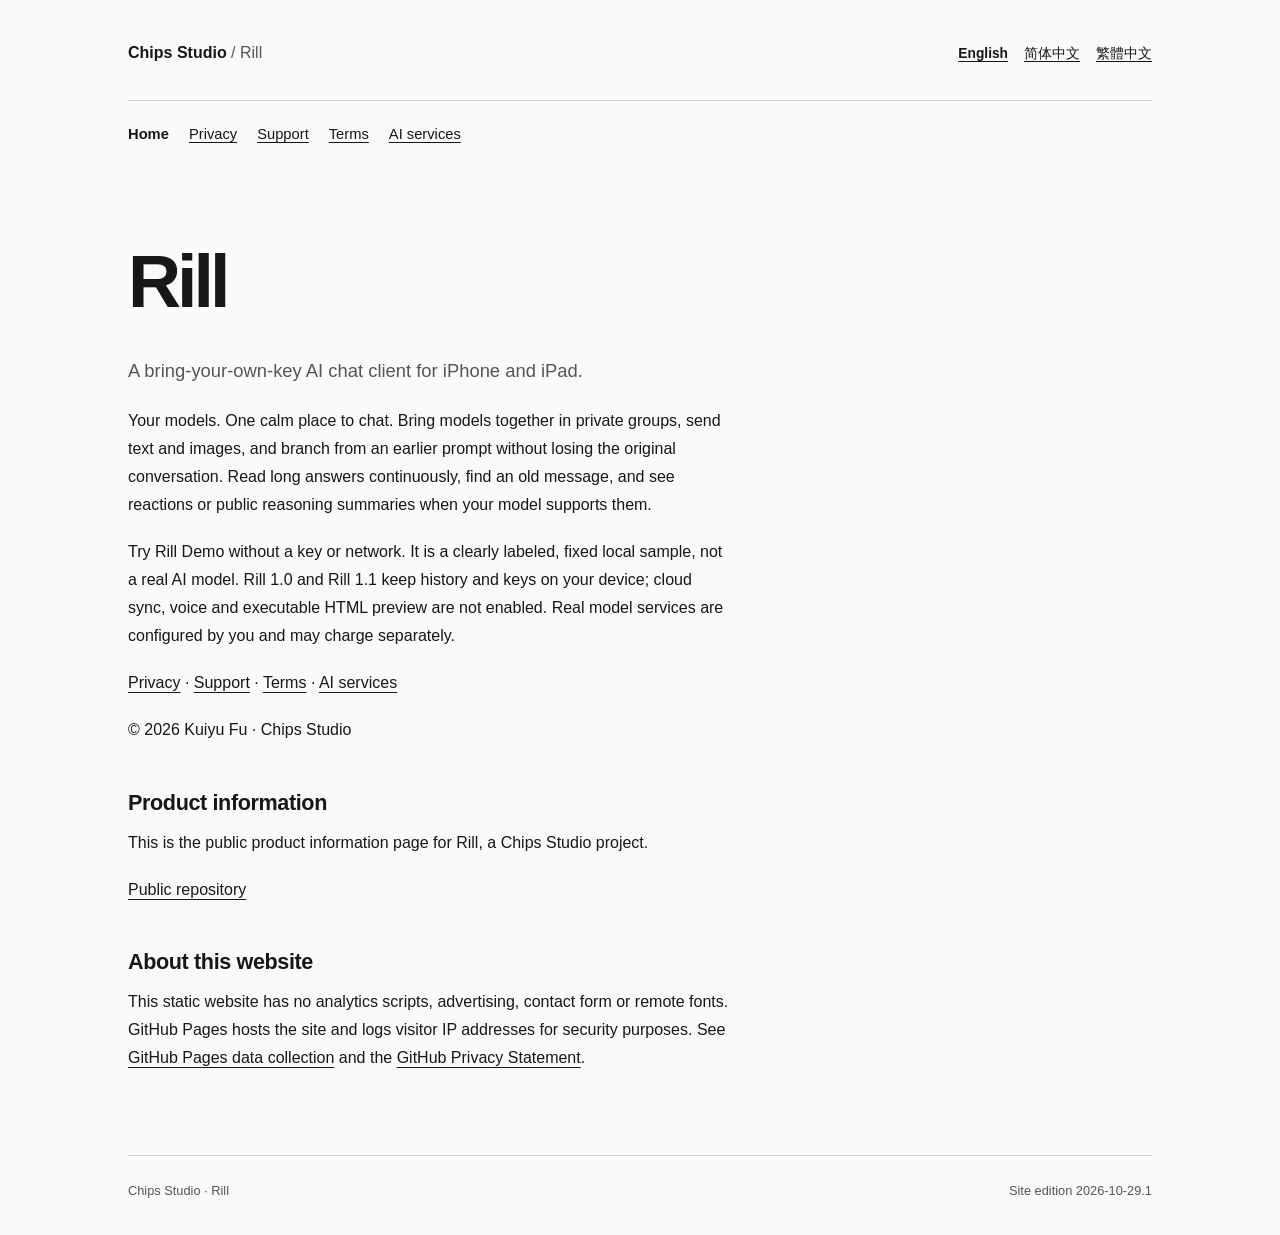
<file: docs/index.html>
<!doctype html>
<html lang="en">
<head>
<meta charset="utf-8">
<meta name="viewport" content="width=device-width, initial-scale=1">
<meta name="color-scheme" content="light dark">
<meta name="referrer" content="no-referrer">
<meta name="site-edition" content="2026-10-29.1">
<title>Rill · Chips Studio</title>
<link rel="canonical" href="https://ka1y0.github.io/Project_Rill/index.html">
<link rel="stylesheet" href="assets/site.css">
</head>
<body>
<a class="skip" href="#content">Skip to content</a>
<div class="shell">
<header><a class="brand" href="index.html">Chips Studio <span>/ Rill</span></a>
<nav class="languages" aria-label="Languages"><a lang="en" hreflang="en" href="index.html" aria-current="page">English</a><a lang="zh-Hans" hreflang="zh-Hans" href="zh-Hans/index.html">简体中文</a><a lang="zh-Hant" hreflang="zh-Hant" href="zh-Hant/index.html">繁體中文</a></nav></header>
<nav class="pages" aria-label="Rill"><a href="index.html" aria-current="page">Home</a><a href="privacy.html">Privacy</a><a href="support.html">Support</a><a href="terms.html">Terms</a><a href="ai-services.html">AI services</a></nav>
<main id="content" tabindex="-1"><article><h1>Rill</h1>
<p>A bring-your-own-key AI chat client for iPhone and iPad.</p>
<p>Your models. One calm place to chat. Bring models together in private groups, send text and images, and branch from an earlier prompt without losing the original conversation. Read long answers continuously, find an old message, and see reactions or public reasoning summaries when your model supports them.</p>
<p>Try Rill Demo without a key or network. It is a clearly labeled, fixed local sample, not a real AI model. Rill 1.0 and Rill 1.1 keep history and keys on your device; cloud sync, voice and executable HTML preview are not enabled. Real model services are configured by you and may charge separately.</p>
<p><a href="privacy.html">Privacy</a> · <a href="support.html">Support</a> · <a href="terms.html">Terms</a> · <a href="ai-services.html">AI services</a></p>
<p>© 2026 Kuiyu Fu · Chips Studio</p>
<h2>Product information</h2>
<p>This is the public product information page for Rill, a Chips Studio project.</p>
<p><a href="https://github.com/Ka1y0/Project_Rill">Public repository</a></p>
<h2>About this website</h2>
<p>This static website has no analytics scripts, advertising, contact form or remote fonts. GitHub Pages hosts the site and logs visitor IP addresses for security purposes. See <a href="https://docs.github.com/en/pages/getting-started-with-github-pages/what-is-github-pages#data-collection">GitHub Pages data collection</a> and the <a href="https://docs.github.com/en/site-policy/privacy-policies/github-general-privacy-statement">GitHub Privacy Statement</a>.</p></article></main>
<footer><span>Chips Studio · Rill</span><span>Site edition 2026-10-29.1</span></footer>
</div>
</body>
</html>
</file>
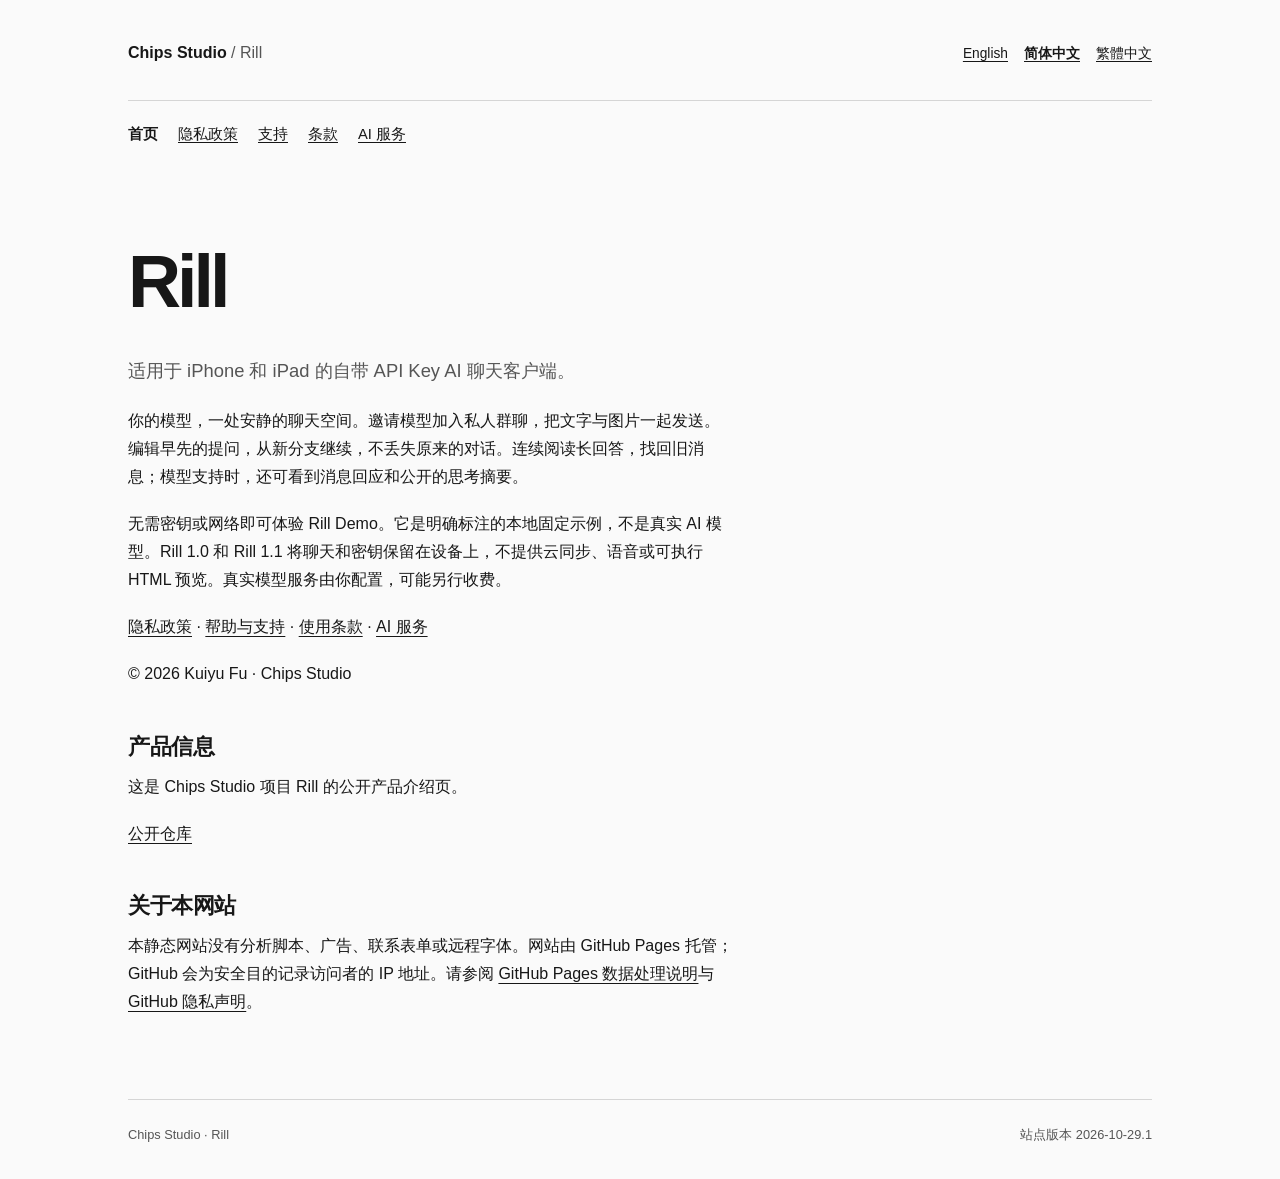
<file: docs/zh-Hans/index.html>
<!doctype html>
<html lang="zh-Hans">
<head>
<meta charset="utf-8">
<meta name="viewport" content="width=device-width, initial-scale=1">
<meta name="color-scheme" content="light dark">
<meta name="referrer" content="no-referrer">
<meta name="site-edition" content="2026-10-29.1">
<title>Rill · Chips Studio</title>
<link rel="canonical" href="https://ka1y0.github.io/Project_Rill/zh-Hans/index.html">
<link rel="stylesheet" href="../assets/site.css">
</head>
<body>
<a class="skip" href="#content">跳转至正文</a>
<div class="shell">
<header><a class="brand" href="index.html">Chips Studio <span>/ Rill</span></a>
<nav class="languages" aria-label="语言"><a lang="en" hreflang="en" href="../index.html">English</a><a lang="zh-Hans" hreflang="zh-Hans" href="../zh-Hans/index.html" aria-current="page">简体中文</a><a lang="zh-Hant" hreflang="zh-Hant" href="../zh-Hant/index.html">繁體中文</a></nav></header>
<nav class="pages" aria-label="Rill"><a href="index.html" aria-current="page">首页</a><a href="privacy.html">隐私政策</a><a href="support.html">支持</a><a href="terms.html">条款</a><a href="ai-services.html">AI 服务</a></nav>
<main id="content" tabindex="-1"><article><h1>Rill</h1>
<p>适用于 iPhone 和 iPad 的自带 API Key AI 聊天客户端。</p>
<p>你的模型，一处安静的聊天空间。邀请模型加入私人群聊，把文字与图片一起发送。编辑早先的提问，从新分支继续，不丢失原来的对话。连续阅读长回答，找回旧消息；模型支持时，还可看到消息回应和公开的思考摘要。</p>
<p>无需密钥或网络即可体验 Rill Demo。它是明确标注的本地固定示例，不是真实 AI 模型。Rill 1.0 和 Rill 1.1 将聊天和密钥保留在设备上，不提供云同步、语音或可执行 HTML 预览。真实模型服务由你配置，可能另行收费。</p>
<p><a href="privacy.html">隐私政策</a> · <a href="support.html">帮助与支持</a> · <a href="terms.html">使用条款</a> · <a href="ai-services.html">AI 服务</a></p>
<p>© 2026 Kuiyu Fu · Chips Studio</p>
<h2>产品信息</h2>
<p>这是 Chips Studio 项目 Rill 的公开产品介绍页。</p>
<p><a href="https://github.com/Ka1y0/Project_Rill">公开仓库</a></p>
<h2>关于本网站</h2>
<p>本静态网站没有分析脚本、广告、联系表单或远程字体。网站由 GitHub Pages 托管；GitHub 会为安全目的记录访问者的 IP 地址。请参阅 <a href="https://docs.github.com/en/pages/getting-started-with-github-pages/what-is-github-pages#data-collection">GitHub Pages 数据处理说明</a>与 <a href="https://docs.github.com/en/site-policy/privacy-policies/github-general-privacy-statement">GitHub 隐私声明</a>。</p></article></main>
<footer><span>Chips Studio · Rill</span><span>站点版本 2026-10-29.1</span></footer>
</div>
</body>
</html>
</file>
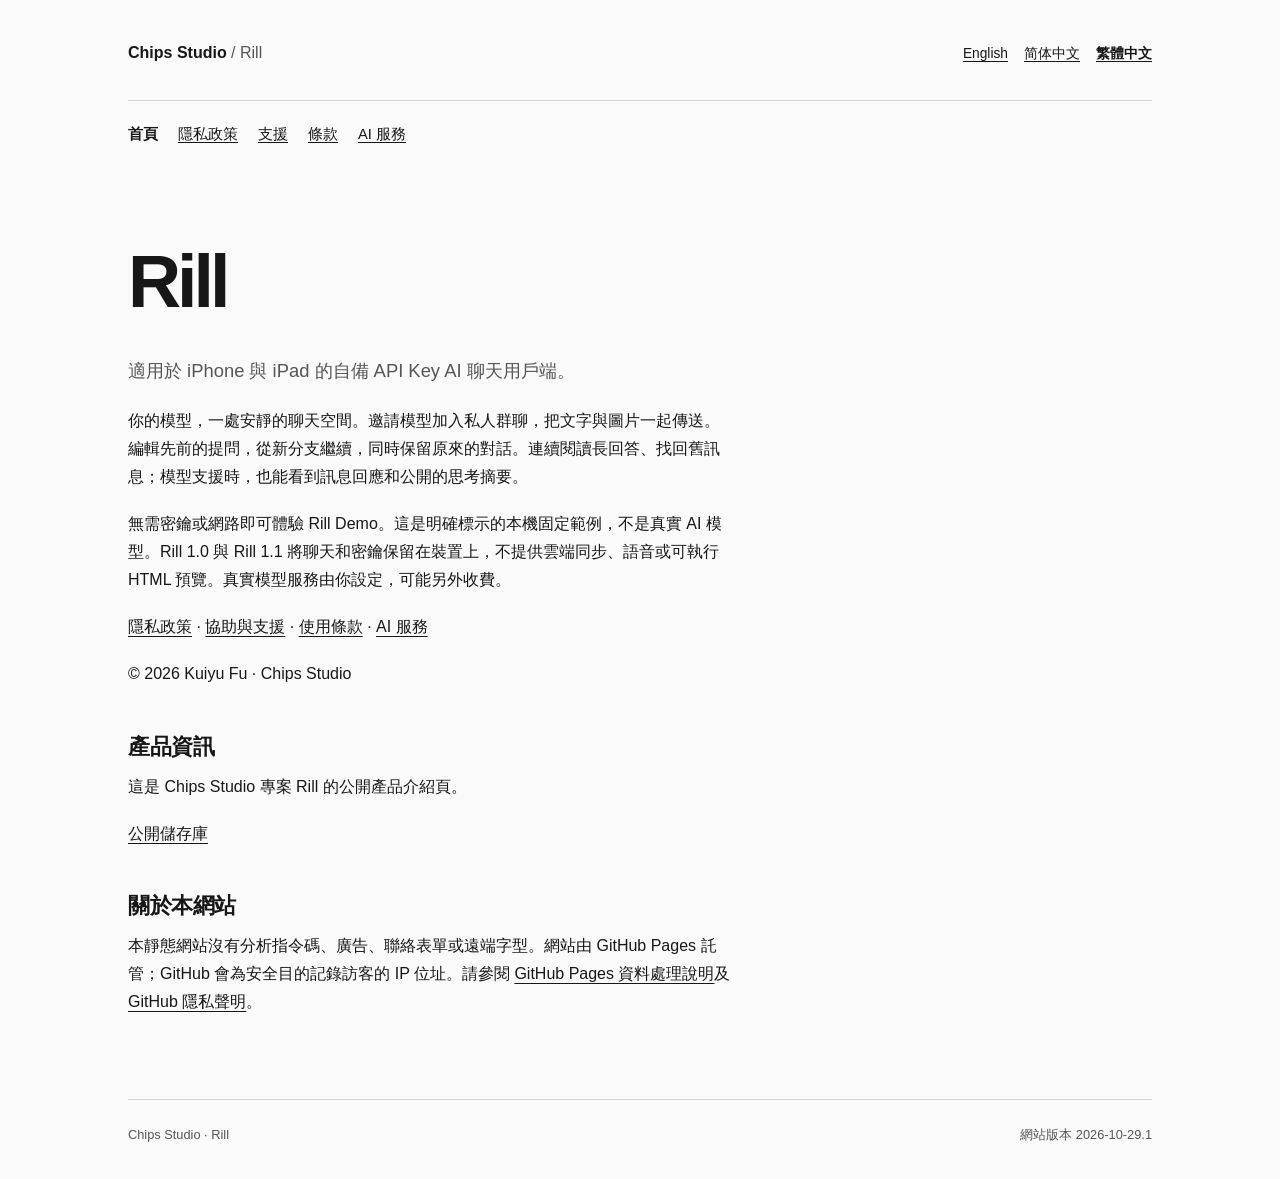
<file: docs/zh-Hant/index.html>
<!doctype html>
<html lang="zh-Hant">
<head>
<meta charset="utf-8">
<meta name="viewport" content="width=device-width, initial-scale=1">
<meta name="color-scheme" content="light dark">
<meta name="referrer" content="no-referrer">
<meta name="site-edition" content="2026-10-29.1">
<title>Rill · Chips Studio</title>
<link rel="canonical" href="https://ka1y0.github.io/Project_Rill/zh-Hant/index.html">
<link rel="stylesheet" href="../assets/site.css">
</head>
<body>
<a class="skip" href="#content">跳至正文</a>
<div class="shell">
<header><a class="brand" href="index.html">Chips Studio <span>/ Rill</span></a>
<nav class="languages" aria-label="語言"><a lang="en" hreflang="en" href="../index.html">English</a><a lang="zh-Hans" hreflang="zh-Hans" href="../zh-Hans/index.html">简体中文</a><a lang="zh-Hant" hreflang="zh-Hant" href="../zh-Hant/index.html" aria-current="page">繁體中文</a></nav></header>
<nav class="pages" aria-label="Rill"><a href="index.html" aria-current="page">首頁</a><a href="privacy.html">隱私政策</a><a href="support.html">支援</a><a href="terms.html">條款</a><a href="ai-services.html">AI 服務</a></nav>
<main id="content" tabindex="-1"><article><h1>Rill</h1>
<p>適用於 iPhone 與 iPad 的自備 API Key AI 聊天用戶端。</p>
<p>你的模型，一處安靜的聊天空間。邀請模型加入私人群聊，把文字與圖片一起傳送。編輯先前的提問，從新分支繼續，同時保留原來的對話。連續閱讀長回答、找回舊訊息；模型支援時，也能看到訊息回應和公開的思考摘要。</p>
<p>無需密鑰或網路即可體驗 Rill Demo。這是明確標示的本機固定範例，不是真實 AI 模型。Rill 1.0 與 Rill 1.1 將聊天和密鑰保留在裝置上，不提供雲端同步、語音或可執行 HTML 預覽。真實模型服務由你設定，可能另外收費。</p>
<p><a href="privacy.html">隱私政策</a> · <a href="support.html">協助與支援</a> · <a href="terms.html">使用條款</a> · <a href="ai-services.html">AI 服務</a></p>
<p>© 2026 Kuiyu Fu · Chips Studio</p>
<h2>產品資訊</h2>
<p>這是 Chips Studio 專案 Rill 的公開產品介紹頁。</p>
<p><a href="https://github.com/Ka1y0/Project_Rill">公開儲存庫</a></p>
<h2>關於本網站</h2>
<p>本靜態網站沒有分析指令碼、廣告、聯絡表單或遠端字型。網站由 GitHub Pages 託管；GitHub 會為安全目的記錄訪客的 IP 位址。請參閱 <a href="https://docs.github.com/en/pages/getting-started-with-github-pages/what-is-github-pages#data-collection">GitHub Pages 資料處理說明</a>及 <a href="https://docs.github.com/en/site-policy/privacy-policies/github-general-privacy-statement">GitHub 隱私聲明</a>。</p></article></main>
<footer><span>Chips Studio · Rill</span><span>網站版本 2026-10-29.1</span></footer>
</div>
</body>
</html>
</file>
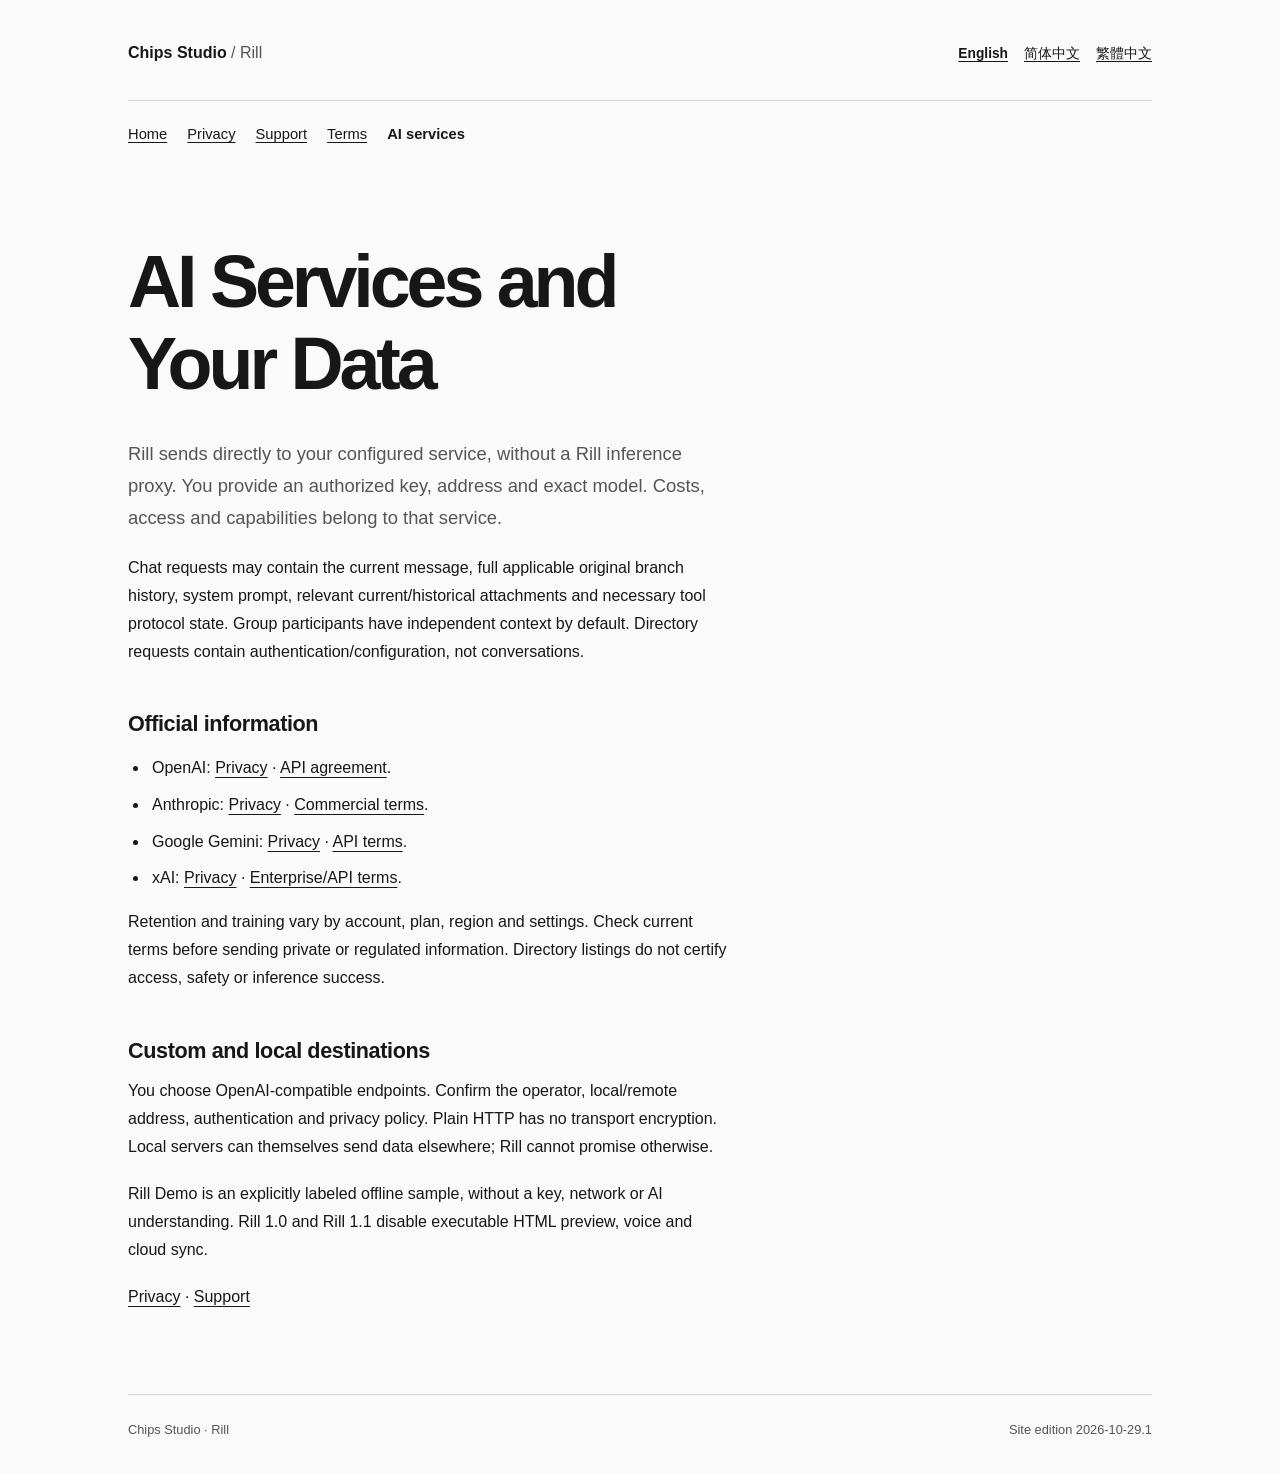
<file: docs/ai-services.html>
<!doctype html>
<html lang="en">
<head>
<meta charset="utf-8">
<meta name="viewport" content="width=device-width, initial-scale=1">
<meta name="color-scheme" content="light dark">
<meta name="referrer" content="no-referrer">
<meta name="site-edition" content="2026-10-29.1">
<title>AI services · Rill · Chips Studio</title>
<link rel="canonical" href="https://ka1y0.github.io/Project_Rill/ai-services.html">
<link rel="stylesheet" href="assets/site.css">
</head>
<body>
<a class="skip" href="#content">Skip to content</a>
<div class="shell">
<header><a class="brand" href="index.html">Chips Studio <span>/ Rill</span></a>
<nav class="languages" aria-label="Languages"><a lang="en" hreflang="en" href="ai-services.html" aria-current="page">English</a><a lang="zh-Hans" hreflang="zh-Hans" href="zh-Hans/ai-services.html">简体中文</a><a lang="zh-Hant" hreflang="zh-Hant" href="zh-Hant/ai-services.html">繁體中文</a></nav></header>
<nav class="pages" aria-label="Rill"><a href="index.html">Home</a><a href="privacy.html">Privacy</a><a href="support.html">Support</a><a href="terms.html">Terms</a><a href="ai-services.html" aria-current="page">AI services</a></nav>
<main id="content" tabindex="-1"><article><h1>AI Services and Your Data</h1>
<p>Rill sends directly to your configured service, without a Rill inference proxy. You provide an authorized key, address and exact model. Costs, access and capabilities belong to that service.</p>
<p>Chat requests may contain the current message, full applicable original branch history, system prompt, relevant current/historical attachments and necessary tool protocol state. Group participants have independent context by default. Directory requests contain authentication/configuration, not conversations.</p>
<h2>Official information</h2>
<ul><li>OpenAI: <a href="https://openai.com/policies/privacy-policy/">Privacy</a> · <a href="https://openai.com/policies/services-agreement/">API agreement</a>.</li><li>Anthropic: <a href="https://www.anthropic.com/legal/privacy">Privacy</a> · <a href="https://www.anthropic.com/legal/commercial-terms">Commercial terms</a>.</li><li>Google Gemini: <a href="https://policies.google.com/privacy">Privacy</a> · <a href="https://ai.google.dev/gemini-api/terms">API terms</a>.</li><li>xAI: <a href="https://x.ai/legal/privacy-policy">Privacy</a> · <a href="https://x.ai/legal/terms-of-service-enterprise">Enterprise/API terms</a>.</li></ul>
<p>Retention and training vary by account, plan, region and settings. Check current terms before sending private or regulated information. Directory listings do not certify access, safety or inference success.</p>
<h2>Custom and local destinations</h2>
<p>You choose OpenAI-compatible endpoints. Confirm the operator, local/remote address, authentication and privacy policy. Plain HTTP has no transport encryption. Local servers can themselves send data elsewhere; Rill cannot promise otherwise.</p>
<p>Rill Demo is an explicitly labeled offline sample, without a key, network or AI understanding. Rill 1.0 and Rill 1.1 disable executable HTML preview, voice and cloud sync.</p>
<p><a href="privacy.html">Privacy</a> · <a href="support.html">Support</a></p></article></main>
<footer><span>Chips Studio · Rill</span><span>Site edition 2026-10-29.1</span></footer>
</div>
</body>
</html>
</file>
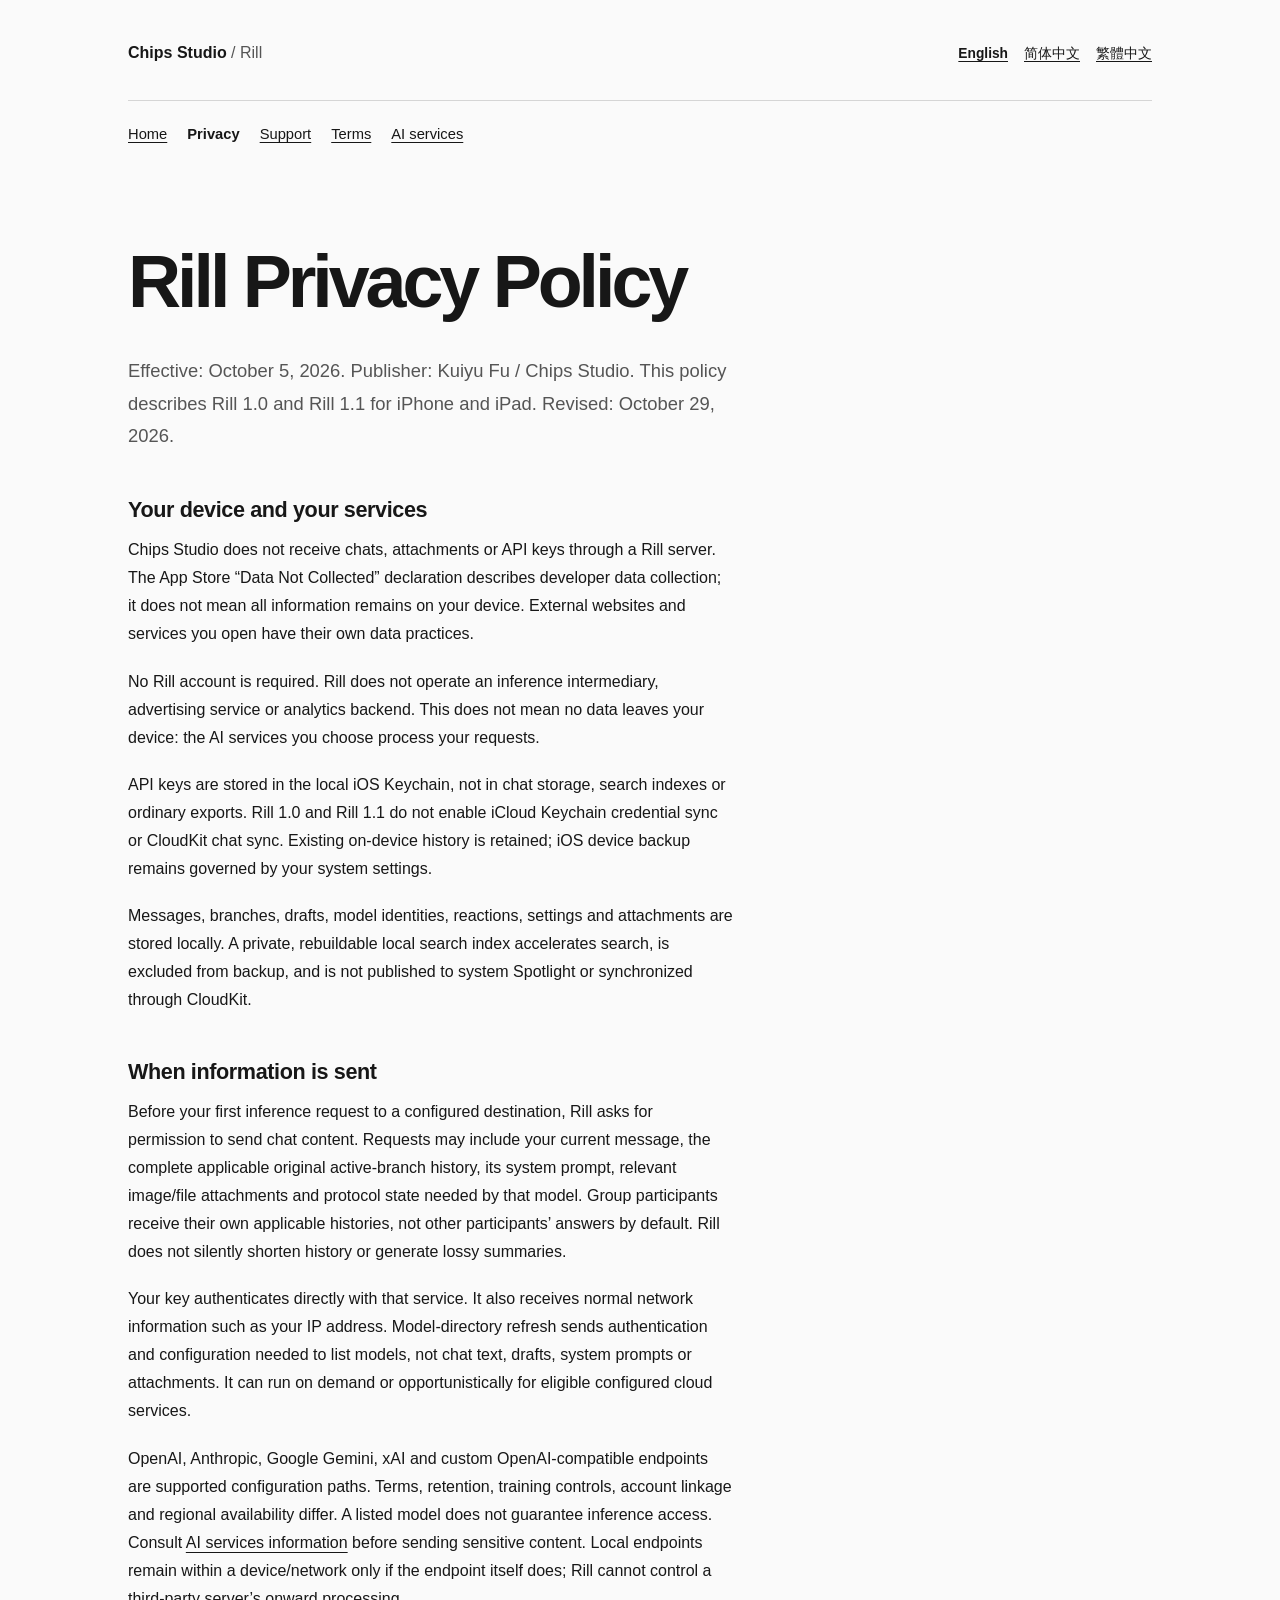
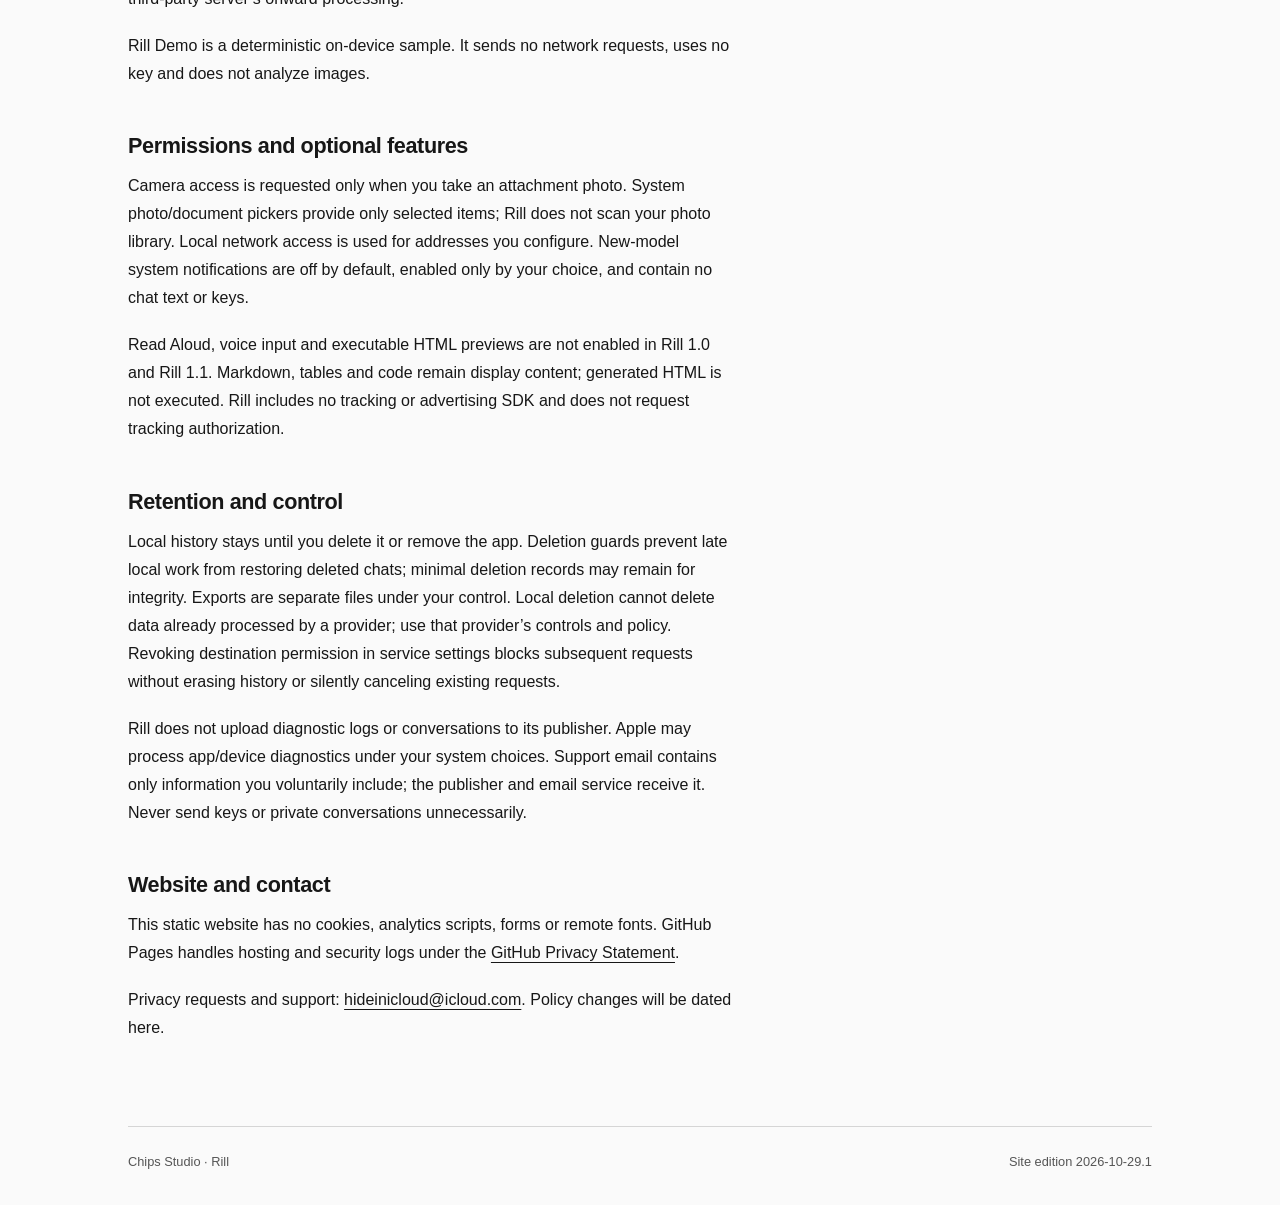
<file: docs/privacy.html>
<!doctype html>
<html lang="en">
<head>
<meta charset="utf-8">
<meta name="viewport" content="width=device-width, initial-scale=1">
<meta name="color-scheme" content="light dark">
<meta name="referrer" content="no-referrer">
<meta name="site-edition" content="2026-10-29.1">
<title>Privacy · Rill · Chips Studio</title>
<link rel="canonical" href="https://ka1y0.github.io/Project_Rill/privacy.html">
<link rel="stylesheet" href="assets/site.css">
</head>
<body>
<a class="skip" href="#content">Skip to content</a>
<div class="shell">
<header><a class="brand" href="index.html">Chips Studio <span>/ Rill</span></a>
<nav class="languages" aria-label="Languages"><a lang="en" hreflang="en" href="privacy.html" aria-current="page">English</a><a lang="zh-Hans" hreflang="zh-Hans" href="zh-Hans/privacy.html">简体中文</a><a lang="zh-Hant" hreflang="zh-Hant" href="zh-Hant/privacy.html">繁體中文</a></nav></header>
<nav class="pages" aria-label="Rill"><a href="index.html">Home</a><a href="privacy.html" aria-current="page">Privacy</a><a href="support.html">Support</a><a href="terms.html">Terms</a><a href="ai-services.html">AI services</a></nav>
<main id="content" tabindex="-1"><article><h1>Rill Privacy Policy</h1>
<p>Effective: October 5, 2026. Publisher: Kuiyu Fu / Chips Studio. This policy describes Rill 1.0 and Rill 1.1 for iPhone and iPad. Revised: October 29, 2026.</p>
<h2>Your device and your services</h2>
<p>Chips Studio does not receive chats, attachments or API keys through a Rill server. The App Store “Data Not Collected” declaration describes developer data collection; it does not mean all information remains on your device. External websites and services you open have their own data practices.</p>
<p>No Rill account is required. Rill does not operate an inference intermediary, advertising service or analytics backend. This does not mean no data leaves your device: the AI services you choose process your requests.</p>
<p>API keys are stored in the local iOS Keychain, not in chat storage, search indexes or ordinary exports. Rill 1.0 and Rill 1.1 do not enable iCloud Keychain credential sync or CloudKit chat sync. Existing on-device history is retained; iOS device backup remains governed by your system settings.</p>
<p>Messages, branches, drafts, model identities, reactions, settings and attachments are stored locally. A private, rebuildable local search index accelerates search, is excluded from backup, and is not published to system Spotlight or synchronized through CloudKit.</p>
<h2>When information is sent</h2>
<p>Before your first inference request to a configured destination, Rill asks for permission to send chat content. Requests may include your current message, the complete applicable original active-branch history, its system prompt, relevant image/file attachments and protocol state needed by that model. Group participants receive their own applicable histories, not other participants’ answers by default. Rill does not silently shorten history or generate lossy summaries.</p>
<p>Your key authenticates directly with that service. It also receives normal network information such as your IP address. Model-directory refresh sends authentication and configuration needed to list models, not chat text, drafts, system prompts or attachments. It can run on demand or opportunistically for eligible configured cloud services.</p>
<p>OpenAI, Anthropic, Google Gemini, xAI and custom OpenAI-compatible endpoints are supported configuration paths. Terms, retention, training controls, account linkage and regional availability differ. A listed model does not guarantee inference access. Consult <a href="ai-services.html">AI services information</a> before sending sensitive content. Local endpoints remain within a device/network only if the endpoint itself does; Rill cannot control a third-party server’s onward processing.</p>
<p>Rill Demo is a deterministic on-device sample. It sends no network requests, uses no key and does not analyze images.</p>
<h2>Permissions and optional features</h2>
<p>Camera access is requested only when you take an attachment photo. System photo/document pickers provide only selected items; Rill does not scan your photo library. Local network access is used for addresses you configure. New-model system notifications are off by default, enabled only by your choice, and contain no chat text or keys.</p>
<p>Read Aloud, voice input and executable HTML previews are not enabled in Rill 1.0 and Rill 1.1. Markdown, tables and code remain display content; generated HTML is not executed. Rill includes no tracking or advertising SDK and does not request tracking authorization.</p>
<h2>Retention and control</h2>
<p>Local history stays until you delete it or remove the app. Deletion guards prevent late local work from restoring deleted chats; minimal deletion records may remain for integrity. Exports are separate files under your control. Local deletion cannot delete data already processed by a provider; use that provider’s controls and policy. Revoking destination permission in service settings blocks subsequent requests without erasing history or silently canceling existing requests.</p>
<p>Rill does not upload diagnostic logs or conversations to its publisher. Apple may process app/device diagnostics under your system choices. Support email contains only information you voluntarily include; the publisher and email service receive it. Never send keys or private conversations unnecessarily.</p>
<h2>Website and contact</h2>
<p>This static website has no cookies, analytics scripts, forms or remote fonts. GitHub Pages handles hosting and security logs under the <a href="https://docs.github.com/en/site-policy/privacy-policies/github-general-privacy-statement">GitHub Privacy Statement</a>.</p>
<p>Privacy requests and support: <a href="mailto:hideinicloud@icloud.com">hideinicloud@icloud.com</a>. Policy changes will be dated here.</p></article></main>
<footer><span>Chips Studio · Rill</span><span>Site edition 2026-10-29.1</span></footer>
</div>
</body>
</html>
</file>
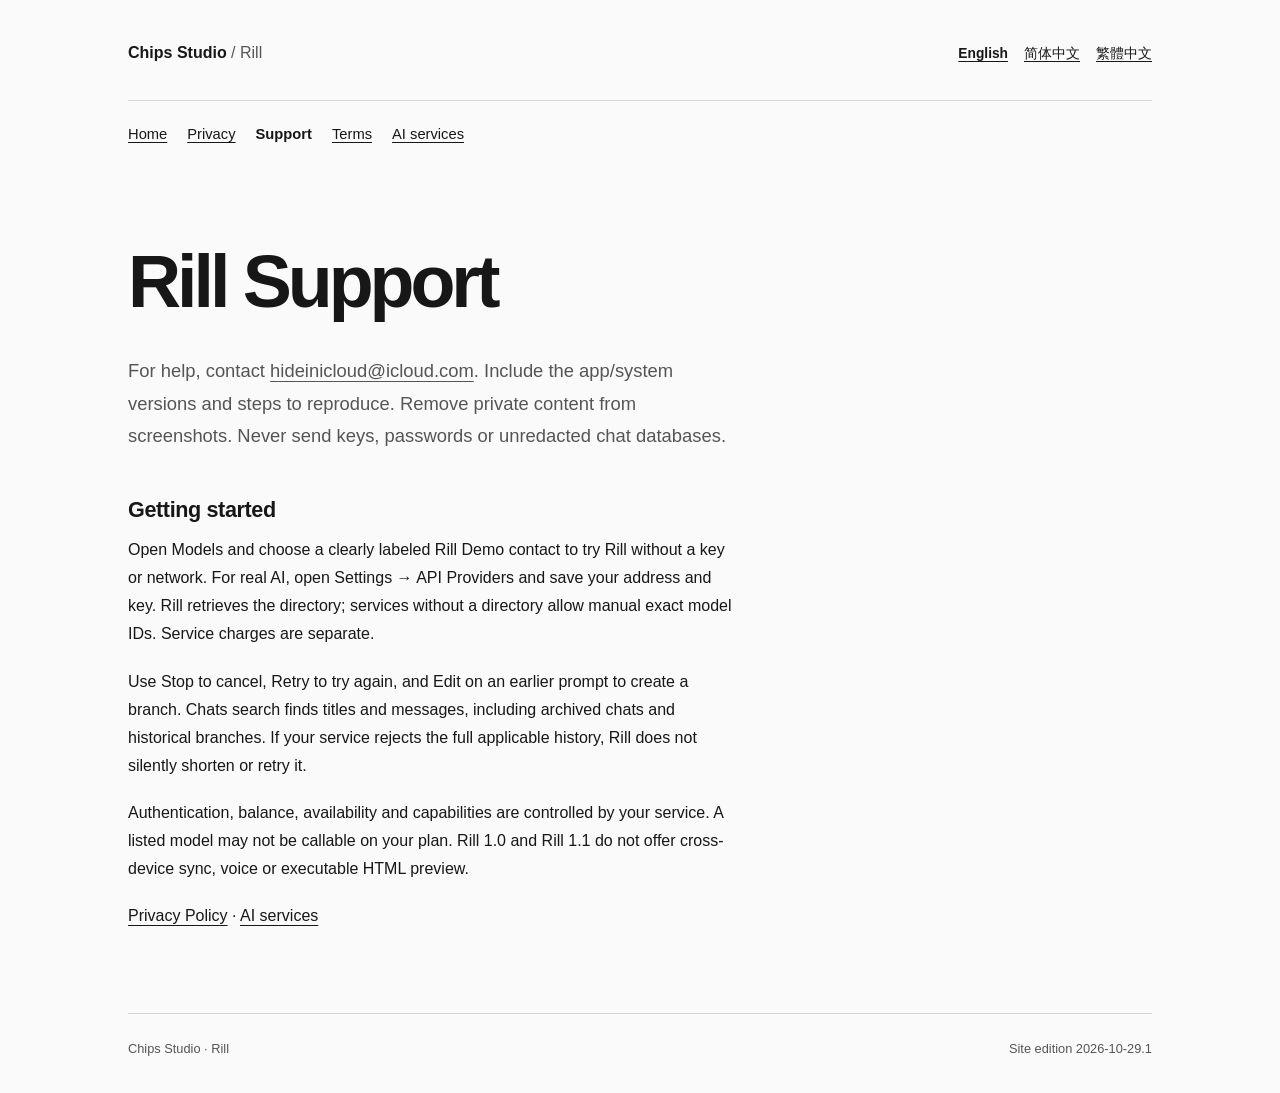
<file: docs/support.html>
<!doctype html>
<html lang="en">
<head>
<meta charset="utf-8">
<meta name="viewport" content="width=device-width, initial-scale=1">
<meta name="color-scheme" content="light dark">
<meta name="referrer" content="no-referrer">
<meta name="site-edition" content="2026-10-29.1">
<title>Support · Rill · Chips Studio</title>
<link rel="canonical" href="https://ka1y0.github.io/Project_Rill/support.html">
<link rel="stylesheet" href="assets/site.css">
</head>
<body>
<a class="skip" href="#content">Skip to content</a>
<div class="shell">
<header><a class="brand" href="index.html">Chips Studio <span>/ Rill</span></a>
<nav class="languages" aria-label="Languages"><a lang="en" hreflang="en" href="support.html" aria-current="page">English</a><a lang="zh-Hans" hreflang="zh-Hans" href="zh-Hans/support.html">简体中文</a><a lang="zh-Hant" hreflang="zh-Hant" href="zh-Hant/support.html">繁體中文</a></nav></header>
<nav class="pages" aria-label="Rill"><a href="index.html">Home</a><a href="privacy.html">Privacy</a><a href="support.html" aria-current="page">Support</a><a href="terms.html">Terms</a><a href="ai-services.html">AI services</a></nav>
<main id="content" tabindex="-1"><article><h1>Rill Support</h1>
<p>For help, contact <a href="mailto:hideinicloud@icloud.com">hideinicloud@icloud.com</a>. Include the app/system versions and steps to reproduce. Remove private content from screenshots. Never send keys, passwords or unredacted chat databases.</p>
<h2>Getting started</h2>
<p>Open Models and choose a clearly labeled Rill Demo contact to try Rill without a key or network. For real AI, open Settings → API Providers and save your address and key. Rill retrieves the directory; services without a directory allow manual exact model IDs. Service charges are separate.</p>
<p>Use Stop to cancel, Retry to try again, and Edit on an earlier prompt to create a branch. Chats search finds titles and messages, including archived chats and historical branches. If your service rejects the full applicable history, Rill does not silently shorten or retry it.</p>
<p>Authentication, balance, availability and capabilities are controlled by your service. A listed model may not be callable on your plan. Rill 1.0 and Rill 1.1 do not offer cross-device sync, voice or executable HTML preview.</p>
<p><a href="privacy.html">Privacy Policy</a> · <a href="ai-services.html">AI services</a></p></article></main>
<footer><span>Chips Studio · Rill</span><span>Site edition 2026-10-29.1</span></footer>
</div>
</body>
</html>
</file>
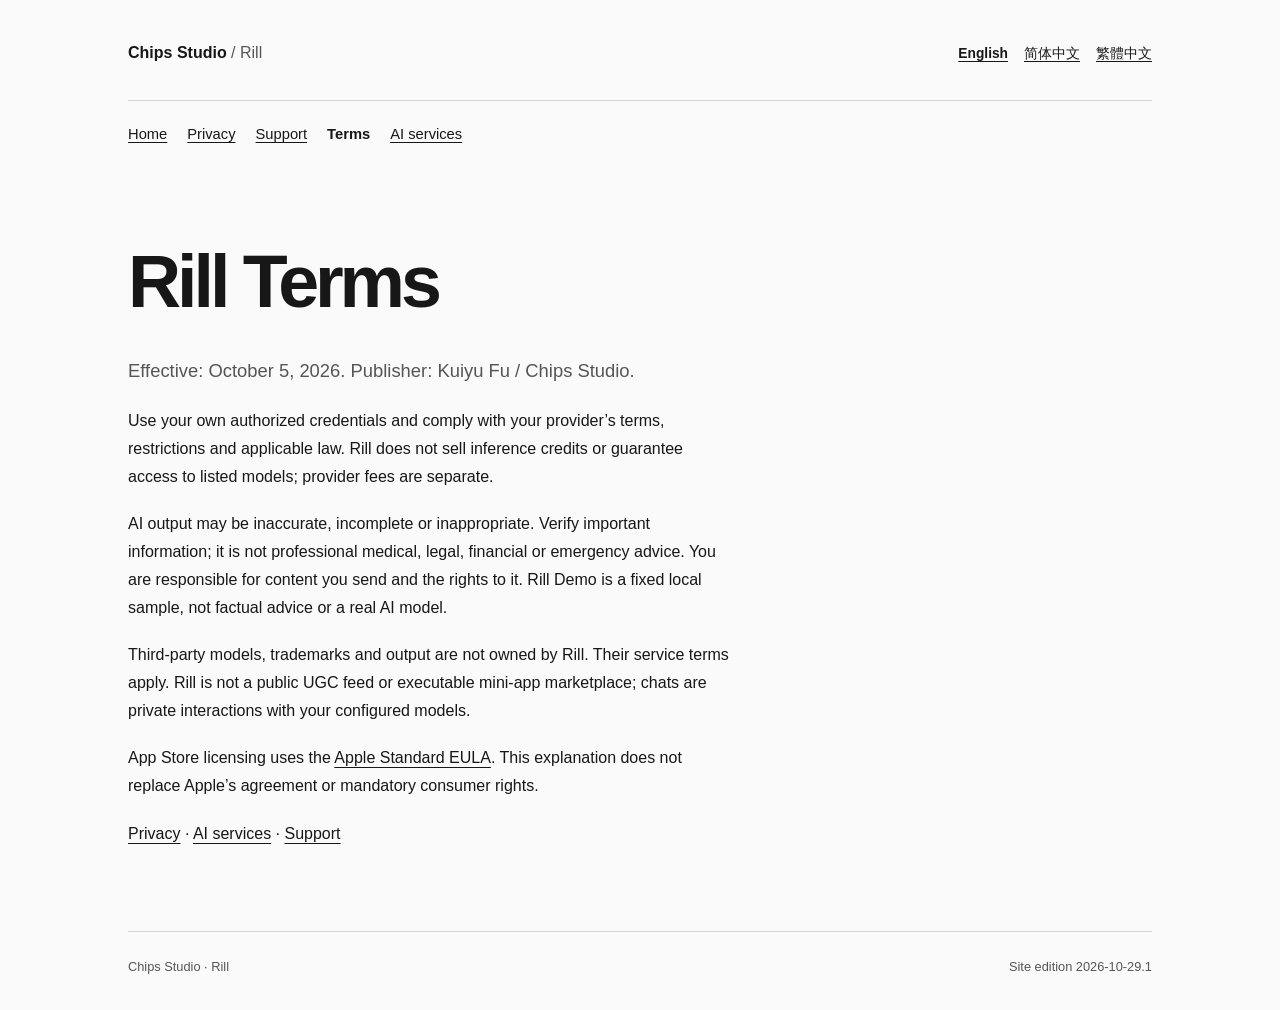
<file: docs/terms.html>
<!doctype html>
<html lang="en">
<head>
<meta charset="utf-8">
<meta name="viewport" content="width=device-width, initial-scale=1">
<meta name="color-scheme" content="light dark">
<meta name="referrer" content="no-referrer">
<meta name="site-edition" content="2026-10-29.1">
<title>Terms · Rill · Chips Studio</title>
<link rel="canonical" href="https://ka1y0.github.io/Project_Rill/terms.html">
<link rel="stylesheet" href="assets/site.css">
</head>
<body>
<a class="skip" href="#content">Skip to content</a>
<div class="shell">
<header><a class="brand" href="index.html">Chips Studio <span>/ Rill</span></a>
<nav class="languages" aria-label="Languages"><a lang="en" hreflang="en" href="terms.html" aria-current="page">English</a><a lang="zh-Hans" hreflang="zh-Hans" href="zh-Hans/terms.html">简体中文</a><a lang="zh-Hant" hreflang="zh-Hant" href="zh-Hant/terms.html">繁體中文</a></nav></header>
<nav class="pages" aria-label="Rill"><a href="index.html">Home</a><a href="privacy.html">Privacy</a><a href="support.html">Support</a><a href="terms.html" aria-current="page">Terms</a><a href="ai-services.html">AI services</a></nav>
<main id="content" tabindex="-1"><article><h1>Rill Terms</h1>
<p>Effective: October 5, 2026. Publisher: Kuiyu Fu / Chips Studio.</p>
<p>Use your own authorized credentials and comply with your provider’s terms, restrictions and applicable law. Rill does not sell inference credits or guarantee access to listed models; provider fees are separate.</p>
<p>AI output may be inaccurate, incomplete or inappropriate. Verify important information; it is not professional medical, legal, financial or emergency advice. You are responsible for content you send and the rights to it. Rill Demo is a fixed local sample, not factual advice or a real AI model.</p>
<p>Third-party models, trademarks and output are not owned by Rill. Their service terms apply. Rill is not a public UGC feed or executable mini-app marketplace; chats are private interactions with your configured models.</p>
<p>App Store licensing uses the <a href="https://www.apple.com/legal/internet-services/itunes/dev/stdeula/">Apple Standard EULA</a>. This explanation does not replace Apple’s agreement or mandatory consumer rights.</p>
<p><a href="privacy.html">Privacy</a> · <a href="ai-services.html">AI services</a> · <a href="support.html">Support</a></p></article></main>
<footer><span>Chips Studio · Rill</span><span>Site edition 2026-10-29.1</span></footer>
</div>
</body>
</html>
</file>
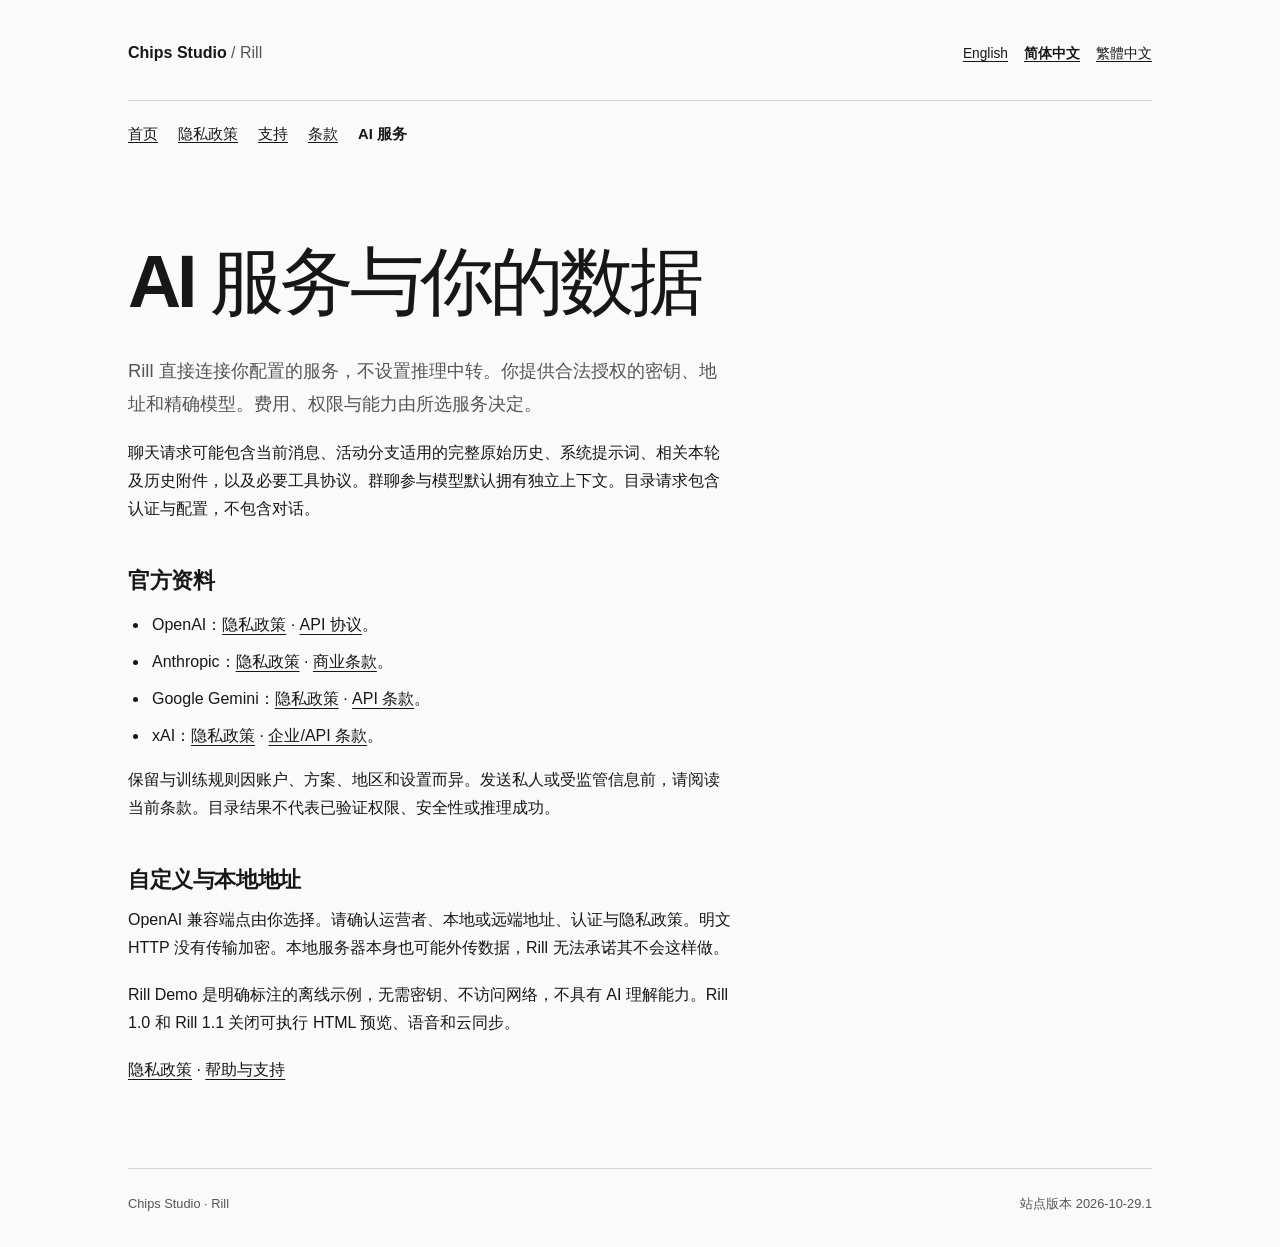
<file: docs/zh-Hans/ai-services.html>
<!doctype html>
<html lang="zh-Hans">
<head>
<meta charset="utf-8">
<meta name="viewport" content="width=device-width, initial-scale=1">
<meta name="color-scheme" content="light dark">
<meta name="referrer" content="no-referrer">
<meta name="site-edition" content="2026-10-29.1">
<title>AI 服务 · Rill · Chips Studio</title>
<link rel="canonical" href="https://ka1y0.github.io/Project_Rill/zh-Hans/ai-services.html">
<link rel="stylesheet" href="../assets/site.css">
</head>
<body>
<a class="skip" href="#content">跳转至正文</a>
<div class="shell">
<header><a class="brand" href="index.html">Chips Studio <span>/ Rill</span></a>
<nav class="languages" aria-label="语言"><a lang="en" hreflang="en" href="../ai-services.html">English</a><a lang="zh-Hans" hreflang="zh-Hans" href="../zh-Hans/ai-services.html" aria-current="page">简体中文</a><a lang="zh-Hant" hreflang="zh-Hant" href="../zh-Hant/ai-services.html">繁體中文</a></nav></header>
<nav class="pages" aria-label="Rill"><a href="index.html">首页</a><a href="privacy.html">隐私政策</a><a href="support.html">支持</a><a href="terms.html">条款</a><a href="ai-services.html" aria-current="page">AI 服务</a></nav>
<main id="content" tabindex="-1"><article><h1>AI 服务与你的数据</h1>
<p>Rill 直接连接你配置的服务，不设置推理中转。你提供合法授权的密钥、地址和精确模型。费用、权限与能力由所选服务决定。</p>
<p>聊天请求可能包含当前消息、活动分支适用的完整原始历史、系统提示词、相关本轮及历史附件，以及必要工具协议。群聊参与模型默认拥有独立上下文。目录请求包含认证与配置，不包含对话。</p>
<h2>官方资料</h2>
<ul><li>OpenAI：<a href="https://openai.com/policies/privacy-policy/">隐私政策</a> · <a href="https://openai.com/policies/services-agreement/">API 协议</a>。</li><li>Anthropic：<a href="https://www.anthropic.com/legal/privacy">隐私政策</a> · <a href="https://www.anthropic.com/legal/commercial-terms">商业条款</a>。</li><li>Google Gemini：<a href="https://policies.google.com/privacy">隐私政策</a> · <a href="https://ai.google.dev/gemini-api/terms">API 条款</a>。</li><li>xAI：<a href="https://x.ai/legal/privacy-policy">隐私政策</a> · <a href="https://x.ai/legal/terms-of-service-enterprise">企业/API 条款</a>。</li></ul>
<p>保留与训练规则因账户、方案、地区和设置而异。发送私人或受监管信息前，请阅读当前条款。目录结果不代表已验证权限、安全性或推理成功。</p>
<h2>自定义与本地地址</h2>
<p>OpenAI 兼容端点由你选择。请确认运营者、本地或远端地址、认证与隐私政策。明文 HTTP 没有传输加密。本地服务器本身也可能外传数据，Rill 无法承诺其不会这样做。</p>
<p>Rill Demo 是明确标注的离线示例，无需密钥、不访问网络，不具有 AI 理解能力。Rill 1.0 和 Rill 1.1 关闭可执行 HTML 预览、语音和云同步。</p>
<p><a href="privacy.html">隐私政策</a> · <a href="support.html">帮助与支持</a></p></article></main>
<footer><span>Chips Studio · Rill</span><span>站点版本 2026-10-29.1</span></footer>
</div>
</body>
</html>
</file>
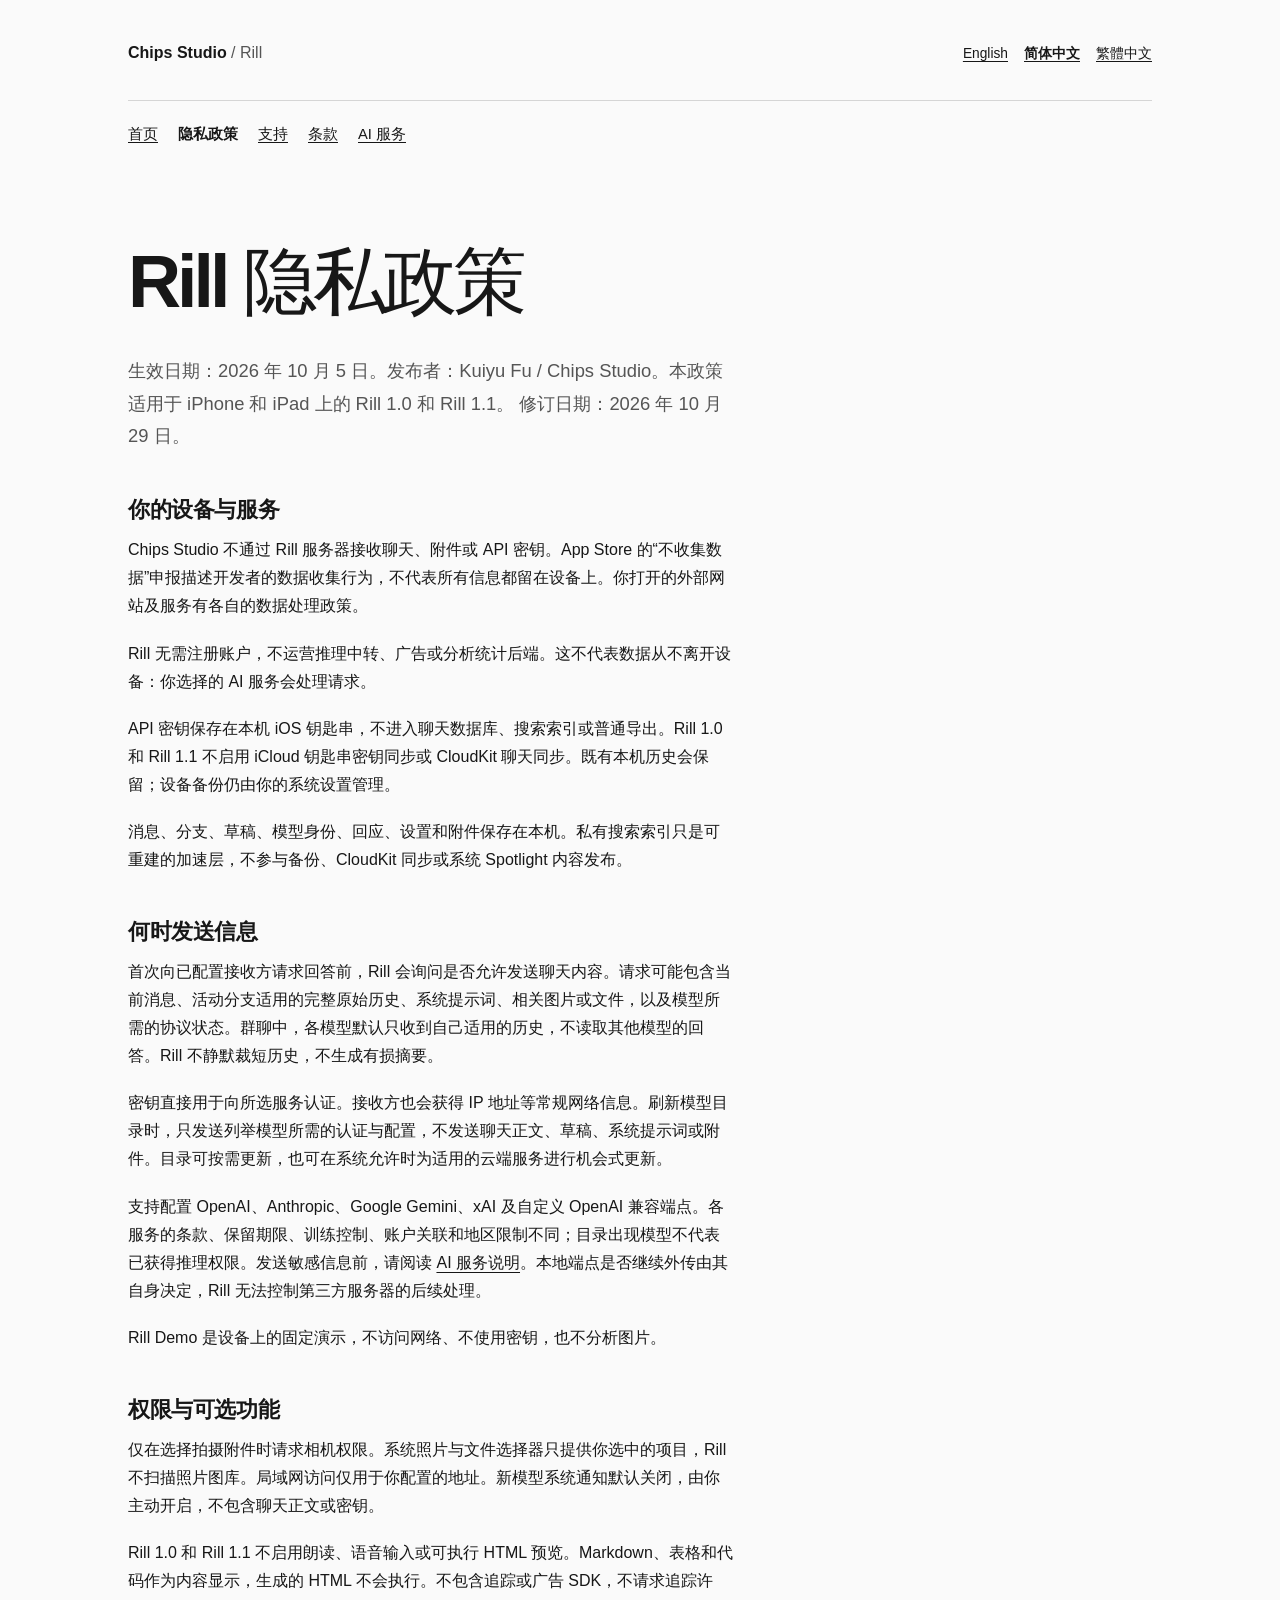
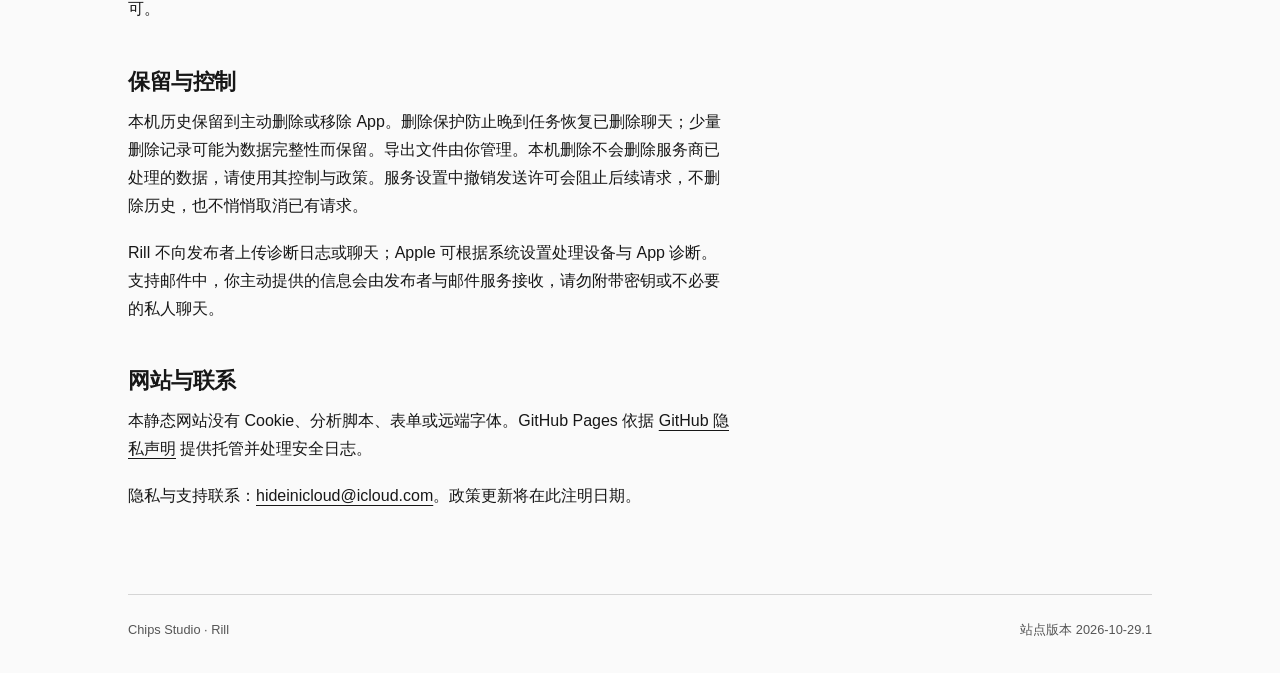
<file: docs/zh-Hans/privacy.html>
<!doctype html>
<html lang="zh-Hans">
<head>
<meta charset="utf-8">
<meta name="viewport" content="width=device-width, initial-scale=1">
<meta name="color-scheme" content="light dark">
<meta name="referrer" content="no-referrer">
<meta name="site-edition" content="2026-10-29.1">
<title>隐私政策 · Rill · Chips Studio</title>
<link rel="canonical" href="https://ka1y0.github.io/Project_Rill/zh-Hans/privacy.html">
<link rel="stylesheet" href="../assets/site.css">
</head>
<body>
<a class="skip" href="#content">跳转至正文</a>
<div class="shell">
<header><a class="brand" href="index.html">Chips Studio <span>/ Rill</span></a>
<nav class="languages" aria-label="语言"><a lang="en" hreflang="en" href="../privacy.html">English</a><a lang="zh-Hans" hreflang="zh-Hans" href="../zh-Hans/privacy.html" aria-current="page">简体中文</a><a lang="zh-Hant" hreflang="zh-Hant" href="../zh-Hant/privacy.html">繁體中文</a></nav></header>
<nav class="pages" aria-label="Rill"><a href="index.html">首页</a><a href="privacy.html" aria-current="page">隐私政策</a><a href="support.html">支持</a><a href="terms.html">条款</a><a href="ai-services.html">AI 服务</a></nav>
<main id="content" tabindex="-1"><article><h1>Rill 隐私政策</h1>
<p>生效日期：2026 年 10 月 5 日。发布者：Kuiyu Fu / Chips Studio。本政策适用于 iPhone 和 iPad 上的 Rill 1.0 和 Rill 1.1。 修订日期：2026 年 10 月 29 日。</p>
<h2>你的设备与服务</h2>
<p>Chips Studio 不通过 Rill 服务器接收聊天、附件或 API 密钥。App Store 的“不收集数据”申报描述开发者的数据收集行为，不代表所有信息都留在设备上。你打开的外部网站及服务有各自的数据处理政策。</p>
<p>Rill 无需注册账户，不运营推理中转、广告或分析统计后端。这不代表数据从不离开设备：你选择的 AI 服务会处理请求。</p>
<p>API 密钥保存在本机 iOS 钥匙串，不进入聊天数据库、搜索索引或普通导出。Rill 1.0 和 Rill 1.1 不启用 iCloud 钥匙串密钥同步或 CloudKit 聊天同步。既有本机历史会保留；设备备份仍由你的系统设置管理。</p>
<p>消息、分支、草稿、模型身份、回应、设置和附件保存在本机。私有搜索索引只是可重建的加速层，不参与备份、CloudKit 同步或系统 Spotlight 内容发布。</p>
<h2>何时发送信息</h2>
<p>首次向已配置接收方请求回答前，Rill 会询问是否允许发送聊天内容。请求可能包含当前消息、活动分支适用的完整原始历史、系统提示词、相关图片或文件，以及模型所需的协议状态。群聊中，各模型默认只收到自己适用的历史，不读取其他模型的回答。Rill 不静默裁短历史，不生成有损摘要。</p>
<p>密钥直接用于向所选服务认证。接收方也会获得 IP 地址等常规网络信息。刷新模型目录时，只发送列举模型所需的认证与配置，不发送聊天正文、草稿、系统提示词或附件。目录可按需更新，也可在系统允许时为适用的云端服务进行机会式更新。</p>
<p>支持配置 OpenAI、Anthropic、Google Gemini、xAI 及自定义 OpenAI 兼容端点。各服务的条款、保留期限、训练控制、账户关联和地区限制不同；目录出现模型不代表已获得推理权限。发送敏感信息前，请阅读 <a href="ai-services.html">AI 服务说明</a>。本地端点是否继续外传由其自身决定，Rill 无法控制第三方服务器的后续处理。</p>
<p>Rill Demo 是设备上的固定演示，不访问网络、不使用密钥，也不分析图片。</p>
<h2>权限与可选功能</h2>
<p>仅在选择拍摄附件时请求相机权限。系统照片与文件选择器只提供你选中的项目，Rill 不扫描照片图库。局域网访问仅用于你配置的地址。新模型系统通知默认关闭，由你主动开启，不包含聊天正文或密钥。</p>
<p>Rill 1.0 和 Rill 1.1 不启用朗读、语音输入或可执行 HTML 预览。Markdown、表格和代码作为内容显示，生成的 HTML 不会执行。不包含追踪或广告 SDK，不请求追踪许可。</p>
<h2>保留与控制</h2>
<p>本机历史保留到主动删除或移除 App。删除保护防止晚到任务恢复已删除聊天；少量删除记录可能为数据完整性而保留。导出文件由你管理。本机删除不会删除服务商已处理的数据，请使用其控制与政策。服务设置中撤销发送许可会阻止后续请求，不删除历史，也不悄悄取消已有请求。</p>
<p>Rill 不向发布者上传诊断日志或聊天；Apple 可根据系统设置处理设备与 App 诊断。支持邮件中，你主动提供的信息会由发布者与邮件服务接收，请勿附带密钥或不必要的私人聊天。</p>
<h2>网站与联系</h2>
<p>本静态网站没有 Cookie、分析脚本、表单或远端字体。GitHub Pages 依据 <a href="https://docs.github.com/en/site-policy/privacy-policies/github-general-privacy-statement">GitHub 隐私声明</a> 提供托管并处理安全日志。</p>
<p>隐私与支持联系：<a href="mailto:hideinicloud@icloud.com">hideinicloud@icloud.com</a>。政策更新将在此注明日期。</p></article></main>
<footer><span>Chips Studio · Rill</span><span>站点版本 2026-10-29.1</span></footer>
</div>
</body>
</html>
</file>
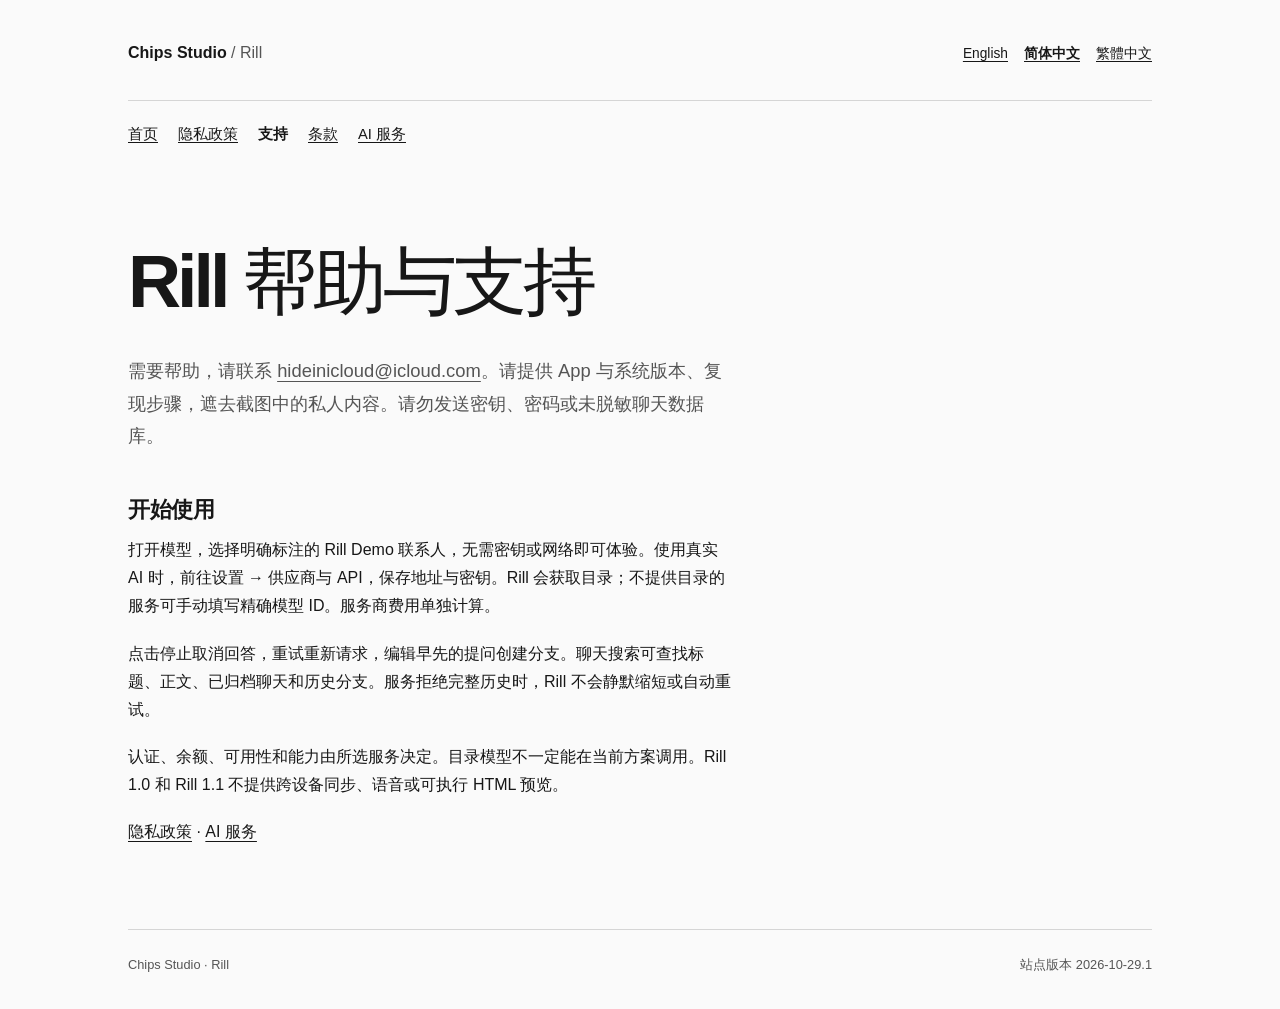
<file: docs/zh-Hans/support.html>
<!doctype html>
<html lang="zh-Hans">
<head>
<meta charset="utf-8">
<meta name="viewport" content="width=device-width, initial-scale=1">
<meta name="color-scheme" content="light dark">
<meta name="referrer" content="no-referrer">
<meta name="site-edition" content="2026-10-29.1">
<title>支持 · Rill · Chips Studio</title>
<link rel="canonical" href="https://ka1y0.github.io/Project_Rill/zh-Hans/support.html">
<link rel="stylesheet" href="../assets/site.css">
</head>
<body>
<a class="skip" href="#content">跳转至正文</a>
<div class="shell">
<header><a class="brand" href="index.html">Chips Studio <span>/ Rill</span></a>
<nav class="languages" aria-label="语言"><a lang="en" hreflang="en" href="../support.html">English</a><a lang="zh-Hans" hreflang="zh-Hans" href="../zh-Hans/support.html" aria-current="page">简体中文</a><a lang="zh-Hant" hreflang="zh-Hant" href="../zh-Hant/support.html">繁體中文</a></nav></header>
<nav class="pages" aria-label="Rill"><a href="index.html">首页</a><a href="privacy.html">隐私政策</a><a href="support.html" aria-current="page">支持</a><a href="terms.html">条款</a><a href="ai-services.html">AI 服务</a></nav>
<main id="content" tabindex="-1"><article><h1>Rill 帮助与支持</h1>
<p>需要帮助，请联系 <a href="mailto:hideinicloud@icloud.com">hideinicloud@icloud.com</a>。请提供 App 与系统版本、复现步骤，遮去截图中的私人内容。请勿发送密钥、密码或未脱敏聊天数据库。</p>
<h2>开始使用</h2>
<p>打开模型，选择明确标注的 Rill Demo 联系人，无需密钥或网络即可体验。使用真实 AI 时，前往设置 → 供应商与 API，保存地址与密钥。Rill 会获取目录；不提供目录的服务可手动填写精确模型 ID。服务商费用单独计算。</p>
<p>点击停止取消回答，重试重新请求，编辑早先的提问创建分支。聊天搜索可查找标题、正文、已归档聊天和历史分支。服务拒绝完整历史时，Rill 不会静默缩短或自动重试。</p>
<p>认证、余额、可用性和能力由所选服务决定。目录模型不一定能在当前方案调用。Rill 1.0 和 Rill 1.1 不提供跨设备同步、语音或可执行 HTML 预览。</p>
<p><a href="privacy.html">隐私政策</a> · <a href="ai-services.html">AI 服务</a></p></article></main>
<footer><span>Chips Studio · Rill</span><span>站点版本 2026-10-29.1</span></footer>
</div>
</body>
</html>
</file>
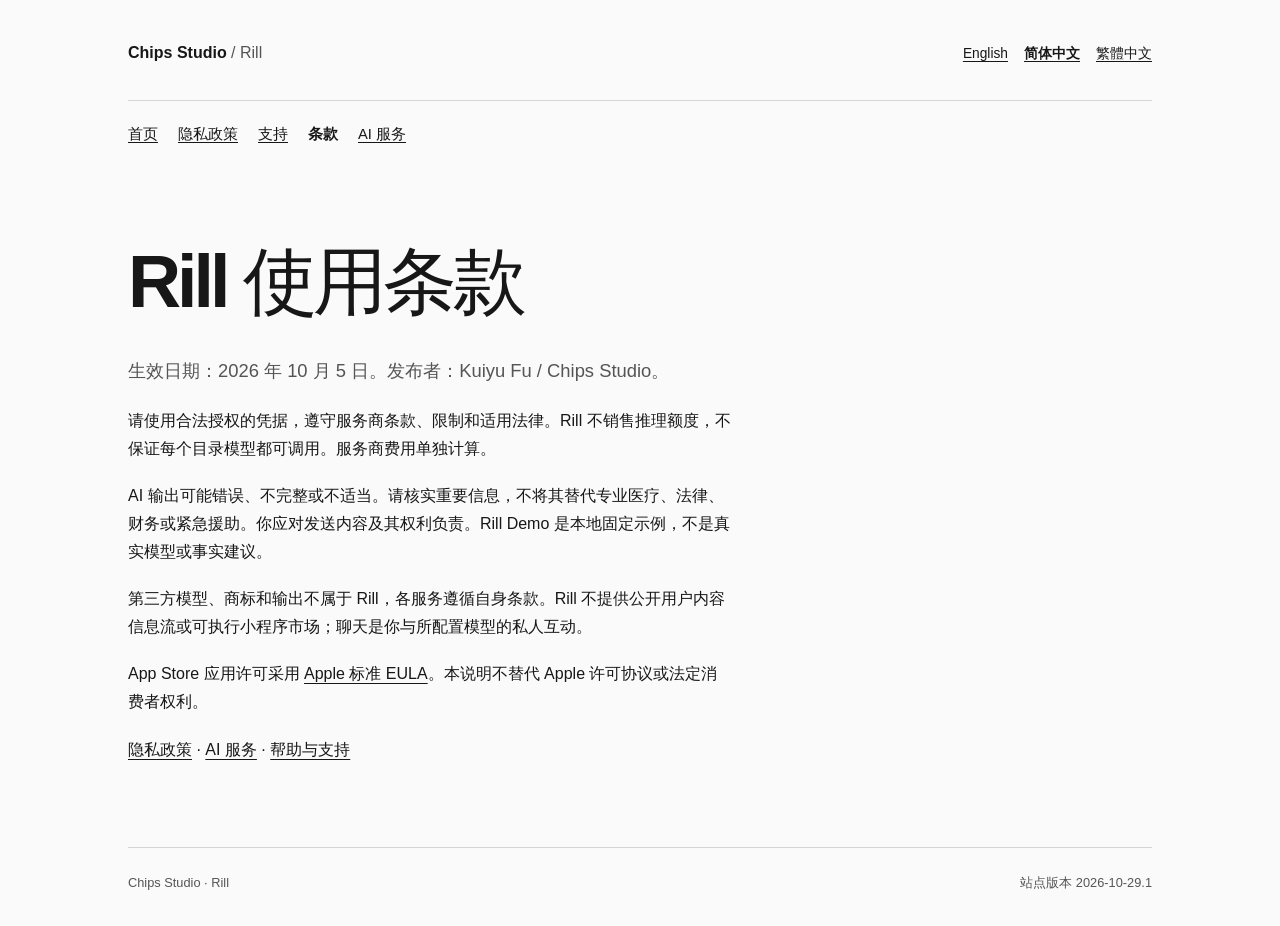
<file: docs/zh-Hans/terms.html>
<!doctype html>
<html lang="zh-Hans">
<head>
<meta charset="utf-8">
<meta name="viewport" content="width=device-width, initial-scale=1">
<meta name="color-scheme" content="light dark">
<meta name="referrer" content="no-referrer">
<meta name="site-edition" content="2026-10-29.1">
<title>条款 · Rill · Chips Studio</title>
<link rel="canonical" href="https://ka1y0.github.io/Project_Rill/zh-Hans/terms.html">
<link rel="stylesheet" href="../assets/site.css">
</head>
<body>
<a class="skip" href="#content">跳转至正文</a>
<div class="shell">
<header><a class="brand" href="index.html">Chips Studio <span>/ Rill</span></a>
<nav class="languages" aria-label="语言"><a lang="en" hreflang="en" href="../terms.html">English</a><a lang="zh-Hans" hreflang="zh-Hans" href="../zh-Hans/terms.html" aria-current="page">简体中文</a><a lang="zh-Hant" hreflang="zh-Hant" href="../zh-Hant/terms.html">繁體中文</a></nav></header>
<nav class="pages" aria-label="Rill"><a href="index.html">首页</a><a href="privacy.html">隐私政策</a><a href="support.html">支持</a><a href="terms.html" aria-current="page">条款</a><a href="ai-services.html">AI 服务</a></nav>
<main id="content" tabindex="-1"><article><h1>Rill 使用条款</h1>
<p>生效日期：2026 年 10 月 5 日。发布者：Kuiyu Fu / Chips Studio。</p>
<p>请使用合法授权的凭据，遵守服务商条款、限制和适用法律。Rill 不销售推理额度，不保证每个目录模型都可调用。服务商费用单独计算。</p>
<p>AI 输出可能错误、不完整或不适当。请核实重要信息，不将其替代专业医疗、法律、财务或紧急援助。你应对发送内容及其权利负责。Rill Demo 是本地固定示例，不是真实模型或事实建议。</p>
<p>第三方模型、商标和输出不属于 Rill，各服务遵循自身条款。Rill 不提供公开用户内容信息流或可执行小程序市场；聊天是你与所配置模型的私人互动。</p>
<p>App Store 应用许可采用 <a href="https://www.apple.com/legal/internet-services/itunes/dev/stdeula/">Apple 标准 EULA</a>。本说明不替代 Apple 许可协议或法定消费者权利。</p>
<p><a href="privacy.html">隐私政策</a> · <a href="ai-services.html">AI 服务</a> · <a href="support.html">帮助与支持</a></p></article></main>
<footer><span>Chips Studio · Rill</span><span>站点版本 2026-10-29.1</span></footer>
</div>
</body>
</html>
</file>
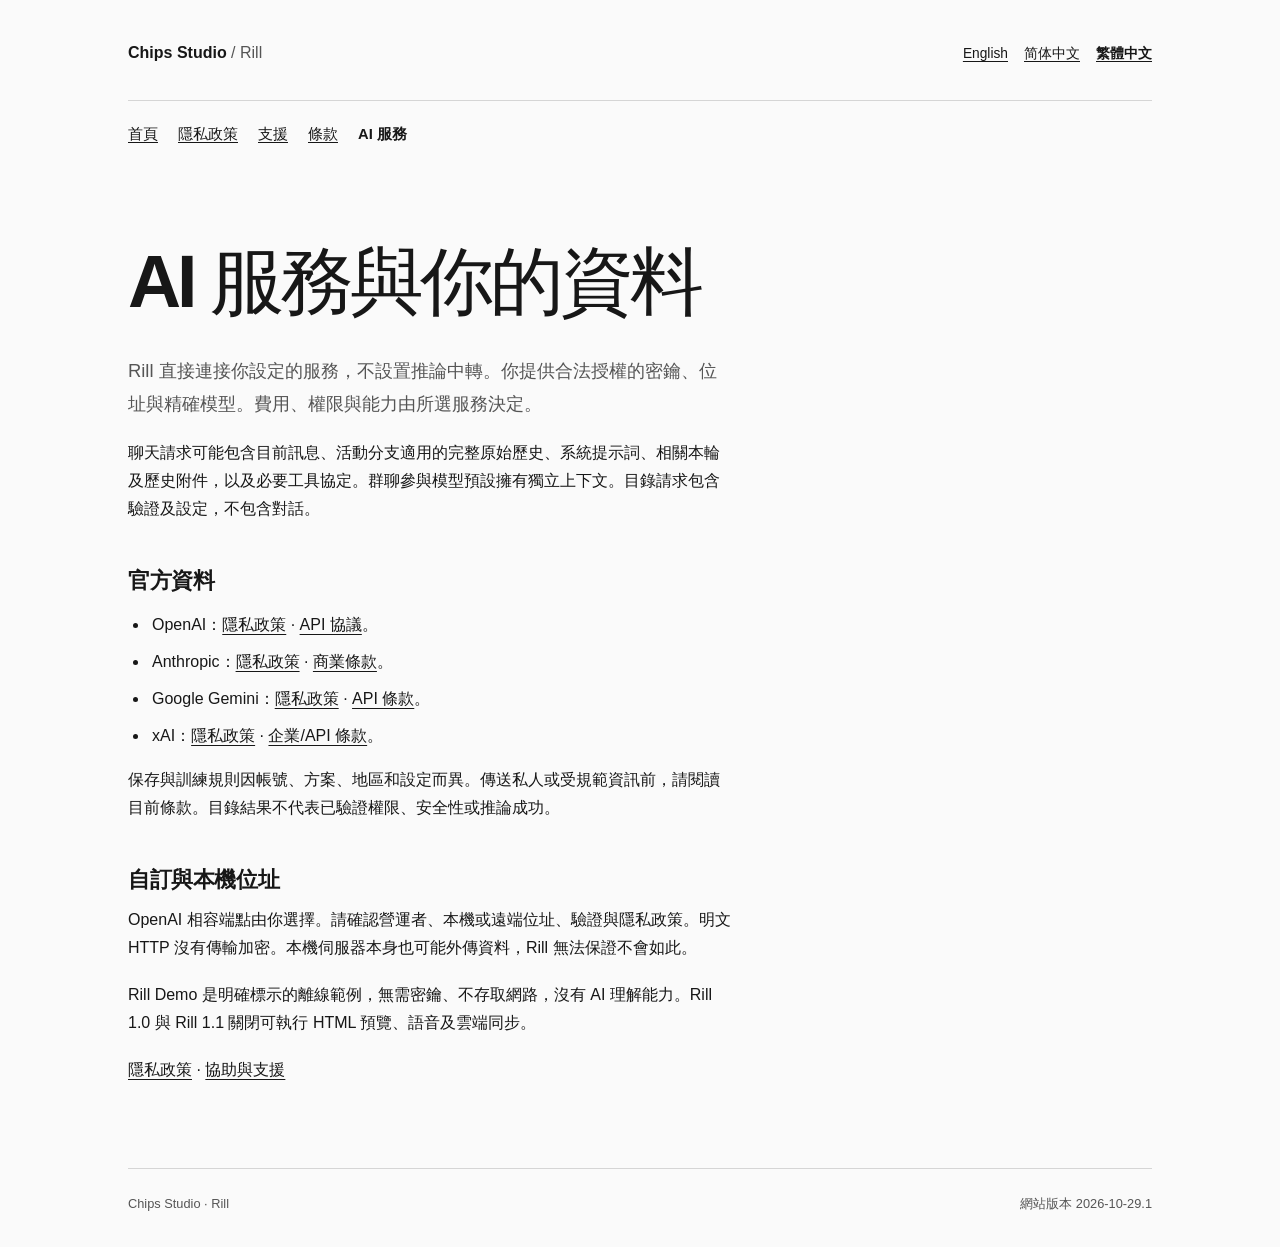
<file: docs/zh-Hant/ai-services.html>
<!doctype html>
<html lang="zh-Hant">
<head>
<meta charset="utf-8">
<meta name="viewport" content="width=device-width, initial-scale=1">
<meta name="color-scheme" content="light dark">
<meta name="referrer" content="no-referrer">
<meta name="site-edition" content="2026-10-29.1">
<title>AI 服務 · Rill · Chips Studio</title>
<link rel="canonical" href="https://ka1y0.github.io/Project_Rill/zh-Hant/ai-services.html">
<link rel="stylesheet" href="../assets/site.css">
</head>
<body>
<a class="skip" href="#content">跳至正文</a>
<div class="shell">
<header><a class="brand" href="index.html">Chips Studio <span>/ Rill</span></a>
<nav class="languages" aria-label="語言"><a lang="en" hreflang="en" href="../ai-services.html">English</a><a lang="zh-Hans" hreflang="zh-Hans" href="../zh-Hans/ai-services.html">简体中文</a><a lang="zh-Hant" hreflang="zh-Hant" href="../zh-Hant/ai-services.html" aria-current="page">繁體中文</a></nav></header>
<nav class="pages" aria-label="Rill"><a href="index.html">首頁</a><a href="privacy.html">隱私政策</a><a href="support.html">支援</a><a href="terms.html">條款</a><a href="ai-services.html" aria-current="page">AI 服務</a></nav>
<main id="content" tabindex="-1"><article><h1>AI 服務與你的資料</h1>
<p>Rill 直接連接你設定的服務，不設置推論中轉。你提供合法授權的密鑰、位址與精確模型。費用、權限與能力由所選服務決定。</p>
<p>聊天請求可能包含目前訊息、活動分支適用的完整原始歷史、系統提示詞、相關本輪及歷史附件，以及必要工具協定。群聊參與模型預設擁有獨立上下文。目錄請求包含驗證及設定，不包含對話。</p>
<h2>官方資料</h2>
<ul><li>OpenAI：<a href="https://openai.com/policies/privacy-policy/">隱私政策</a> · <a href="https://openai.com/policies/services-agreement/">API 協議</a>。</li><li>Anthropic：<a href="https://www.anthropic.com/legal/privacy">隱私政策</a> · <a href="https://www.anthropic.com/legal/commercial-terms">商業條款</a>。</li><li>Google Gemini：<a href="https://policies.google.com/privacy">隱私政策</a> · <a href="https://ai.google.dev/gemini-api/terms">API 條款</a>。</li><li>xAI：<a href="https://x.ai/legal/privacy-policy">隱私政策</a> · <a href="https://x.ai/legal/terms-of-service-enterprise">企業/API 條款</a>。</li></ul>
<p>保存與訓練規則因帳號、方案、地區和設定而異。傳送私人或受規範資訊前，請閱讀目前條款。目錄結果不代表已驗證權限、安全性或推論成功。</p>
<h2>自訂與本機位址</h2>
<p>OpenAI 相容端點由你選擇。請確認營運者、本機或遠端位址、驗證與隱私政策。明文 HTTP 沒有傳輸加密。本機伺服器本身也可能外傳資料，Rill 無法保證不會如此。</p>
<p>Rill Demo 是明確標示的離線範例，無需密鑰、不存取網路，沒有 AI 理解能力。Rill 1.0 與 Rill 1.1 關閉可執行 HTML 預覽、語音及雲端同步。</p>
<p><a href="privacy.html">隱私政策</a> · <a href="support.html">協助與支援</a></p></article></main>
<footer><span>Chips Studio · Rill</span><span>網站版本 2026-10-29.1</span></footer>
</div>
</body>
</html>
</file>
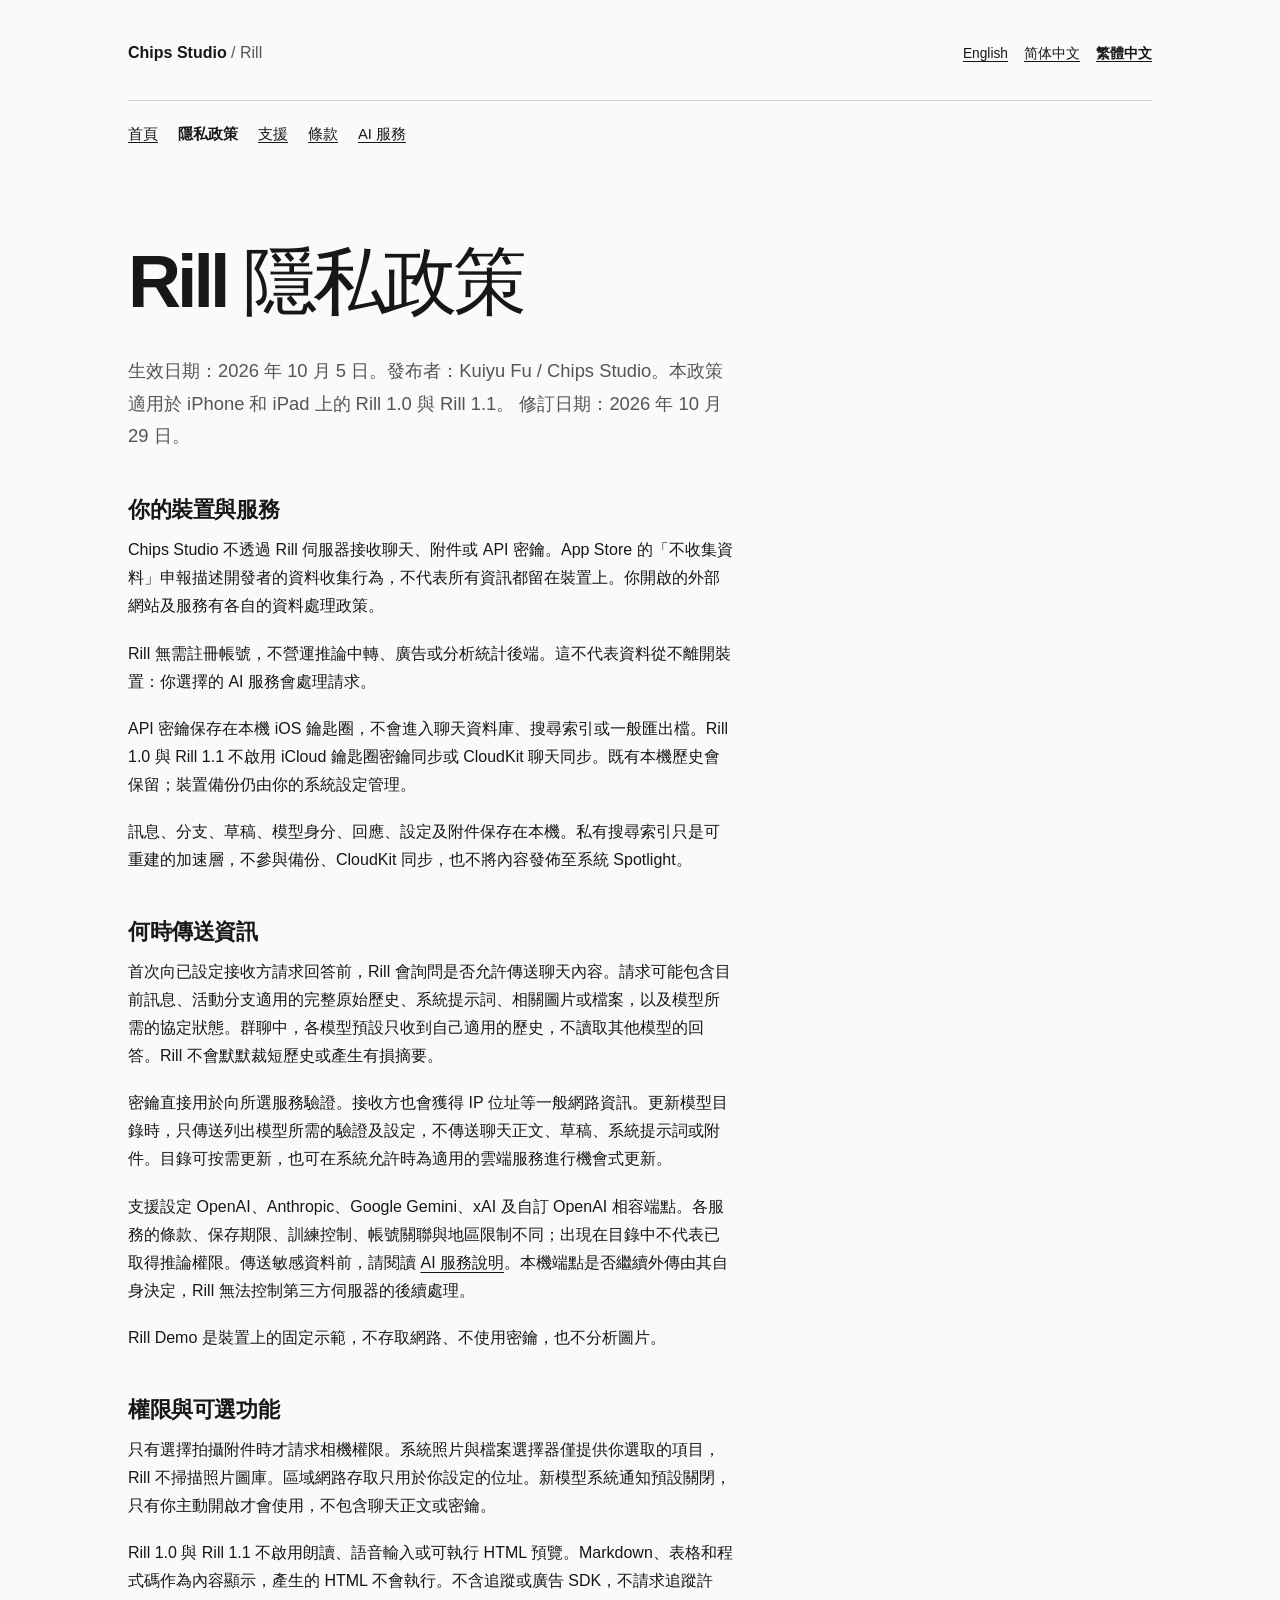
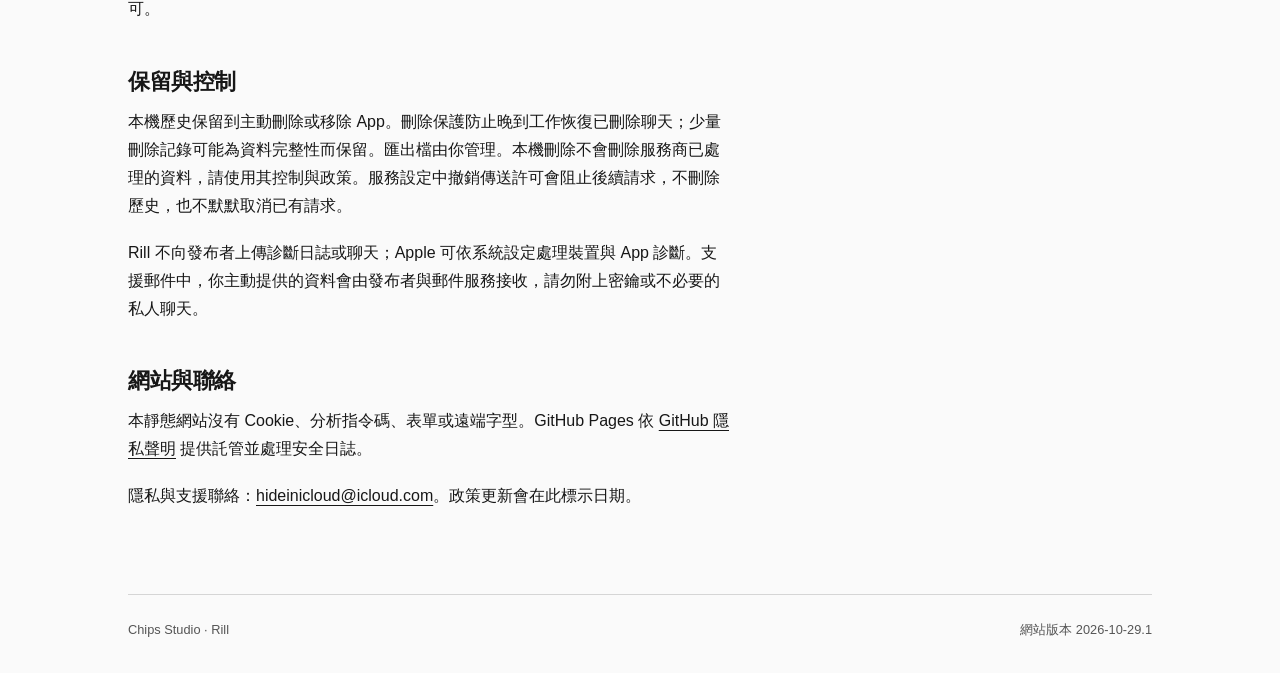
<file: docs/zh-Hant/privacy.html>
<!doctype html>
<html lang="zh-Hant">
<head>
<meta charset="utf-8">
<meta name="viewport" content="width=device-width, initial-scale=1">
<meta name="color-scheme" content="light dark">
<meta name="referrer" content="no-referrer">
<meta name="site-edition" content="2026-10-29.1">
<title>隱私政策 · Rill · Chips Studio</title>
<link rel="canonical" href="https://ka1y0.github.io/Project_Rill/zh-Hant/privacy.html">
<link rel="stylesheet" href="../assets/site.css">
</head>
<body>
<a class="skip" href="#content">跳至正文</a>
<div class="shell">
<header><a class="brand" href="index.html">Chips Studio <span>/ Rill</span></a>
<nav class="languages" aria-label="語言"><a lang="en" hreflang="en" href="../privacy.html">English</a><a lang="zh-Hans" hreflang="zh-Hans" href="../zh-Hans/privacy.html">简体中文</a><a lang="zh-Hant" hreflang="zh-Hant" href="../zh-Hant/privacy.html" aria-current="page">繁體中文</a></nav></header>
<nav class="pages" aria-label="Rill"><a href="index.html">首頁</a><a href="privacy.html" aria-current="page">隱私政策</a><a href="support.html">支援</a><a href="terms.html">條款</a><a href="ai-services.html">AI 服務</a></nav>
<main id="content" tabindex="-1"><article><h1>Rill 隱私政策</h1>
<p>生效日期：2026 年 10 月 5 日。發布者：Kuiyu Fu / Chips Studio。本政策適用於 iPhone 和 iPad 上的 Rill 1.0 與 Rill 1.1。 修訂日期：2026 年 10 月 29 日。</p>
<h2>你的裝置與服務</h2>
<p>Chips Studio 不透過 Rill 伺服器接收聊天、附件或 API 密鑰。App Store 的「不收集資料」申報描述開發者的資料收集行為，不代表所有資訊都留在裝置上。你開啟的外部網站及服務有各自的資料處理政策。</p>
<p>Rill 無需註冊帳號，不營運推論中轉、廣告或分析統計後端。這不代表資料從不離開裝置：你選擇的 AI 服務會處理請求。</p>
<p>API 密鑰保存在本機 iOS 鑰匙圈，不會進入聊天資料庫、搜尋索引或一般匯出檔。Rill 1.0 與 Rill 1.1 不啟用 iCloud 鑰匙圈密鑰同步或 CloudKit 聊天同步。既有本機歷史會保留；裝置備份仍由你的系統設定管理。</p>
<p>訊息、分支、草稿、模型身分、回應、設定及附件保存在本機。私有搜尋索引只是可重建的加速層，不參與備份、CloudKit 同步，也不將內容發佈至系統 Spotlight。</p>
<h2>何時傳送資訊</h2>
<p>首次向已設定接收方請求回答前，Rill 會詢問是否允許傳送聊天內容。請求可能包含目前訊息、活動分支適用的完整原始歷史、系統提示詞、相關圖片或檔案，以及模型所需的協定狀態。群聊中，各模型預設只收到自己適用的歷史，不讀取其他模型的回答。Rill 不會默默裁短歷史或產生有損摘要。</p>
<p>密鑰直接用於向所選服務驗證。接收方也會獲得 IP 位址等一般網路資訊。更新模型目錄時，只傳送列出模型所需的驗證及設定，不傳送聊天正文、草稿、系統提示詞或附件。目錄可按需更新，也可在系統允許時為適用的雲端服務進行機會式更新。</p>
<p>支援設定 OpenAI、Anthropic、Google Gemini、xAI 及自訂 OpenAI 相容端點。各服務的條款、保存期限、訓練控制、帳號關聯與地區限制不同；出現在目錄中不代表已取得推論權限。傳送敏感資料前，請閱讀 <a href="ai-services.html">AI 服務說明</a>。本機端點是否繼續外傳由其自身決定，Rill 無法控制第三方伺服器的後續處理。</p>
<p>Rill Demo 是裝置上的固定示範，不存取網路、不使用密鑰，也不分析圖片。</p>
<h2>權限與可選功能</h2>
<p>只有選擇拍攝附件時才請求相機權限。系統照片與檔案選擇器僅提供你選取的項目，Rill 不掃描照片圖庫。區域網路存取只用於你設定的位址。新模型系統通知預設關閉，只有你主動開啟才會使用，不包含聊天正文或密鑰。</p>
<p>Rill 1.0 與 Rill 1.1 不啟用朗讀、語音輸入或可執行 HTML 預覽。Markdown、表格和程式碼作為內容顯示，產生的 HTML 不會執行。不含追蹤或廣告 SDK，不請求追蹤許可。</p>
<h2>保留與控制</h2>
<p>本機歷史保留到主動刪除或移除 App。刪除保護防止晚到工作恢復已刪除聊天；少量刪除記錄可能為資料完整性而保留。匯出檔由你管理。本機刪除不會刪除服務商已處理的資料，請使用其控制與政策。服務設定中撤銷傳送許可會阻止後續請求，不刪除歷史，也不默默取消已有請求。</p>
<p>Rill 不向發布者上傳診斷日誌或聊天；Apple 可依系統設定處理裝置與 App 診斷。支援郵件中，你主動提供的資料會由發布者與郵件服務接收，請勿附上密鑰或不必要的私人聊天。</p>
<h2>網站與聯絡</h2>
<p>本靜態網站沒有 Cookie、分析指令碼、表單或遠端字型。GitHub Pages 依 <a href="https://docs.github.com/en/site-policy/privacy-policies/github-general-privacy-statement">GitHub 隱私聲明</a> 提供託管並處理安全日誌。</p>
<p>隱私與支援聯絡：<a href="mailto:hideinicloud@icloud.com">hideinicloud@icloud.com</a>。政策更新會在此標示日期。</p></article></main>
<footer><span>Chips Studio · Rill</span><span>網站版本 2026-10-29.1</span></footer>
</div>
</body>
</html>
</file>
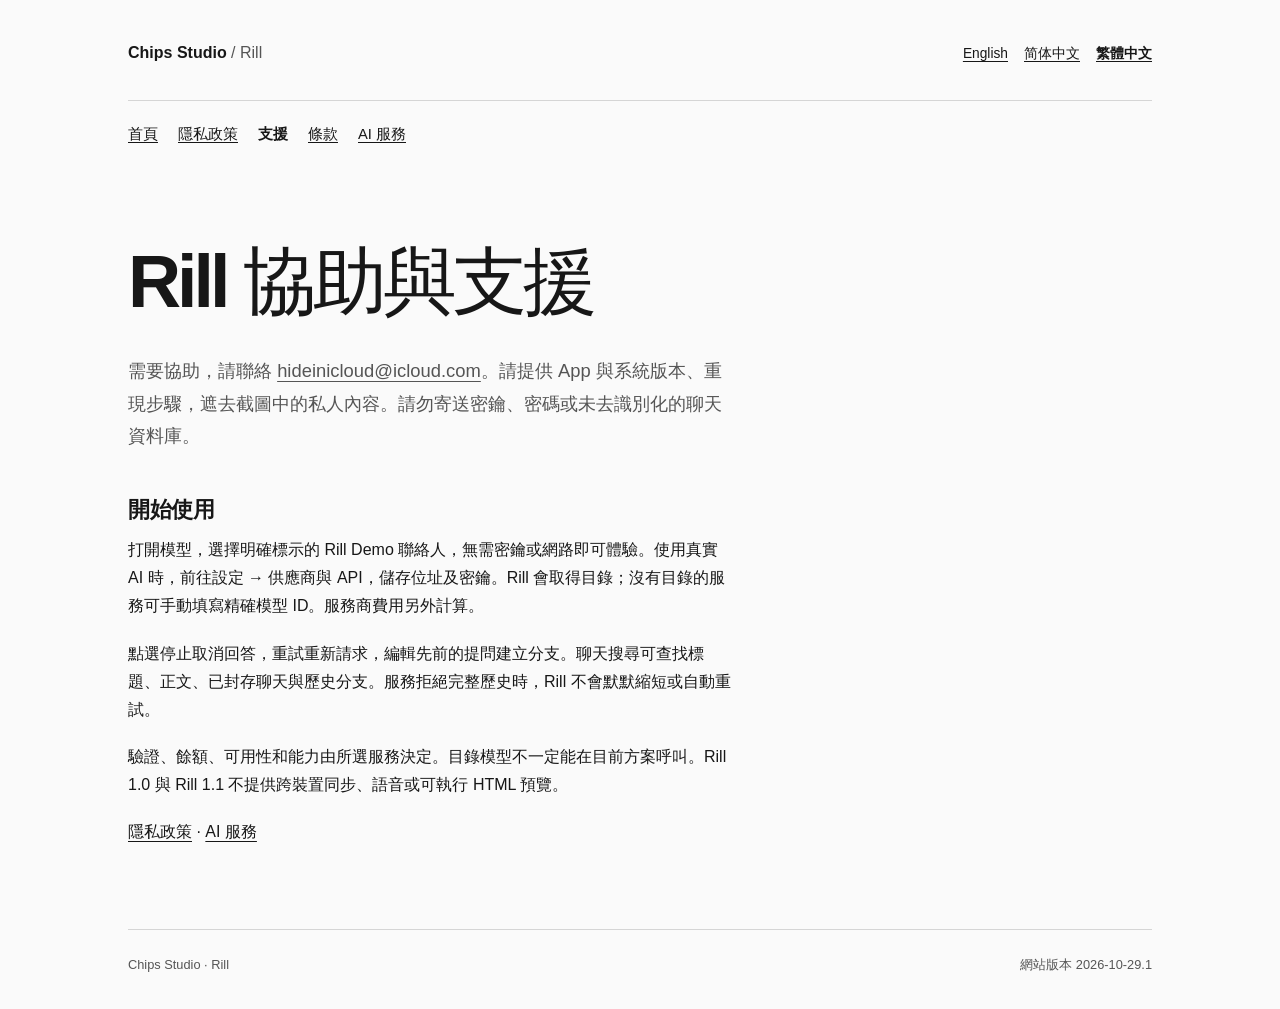
<file: docs/zh-Hant/support.html>
<!doctype html>
<html lang="zh-Hant">
<head>
<meta charset="utf-8">
<meta name="viewport" content="width=device-width, initial-scale=1">
<meta name="color-scheme" content="light dark">
<meta name="referrer" content="no-referrer">
<meta name="site-edition" content="2026-10-29.1">
<title>支援 · Rill · Chips Studio</title>
<link rel="canonical" href="https://ka1y0.github.io/Project_Rill/zh-Hant/support.html">
<link rel="stylesheet" href="../assets/site.css">
</head>
<body>
<a class="skip" href="#content">跳至正文</a>
<div class="shell">
<header><a class="brand" href="index.html">Chips Studio <span>/ Rill</span></a>
<nav class="languages" aria-label="語言"><a lang="en" hreflang="en" href="../support.html">English</a><a lang="zh-Hans" hreflang="zh-Hans" href="../zh-Hans/support.html">简体中文</a><a lang="zh-Hant" hreflang="zh-Hant" href="../zh-Hant/support.html" aria-current="page">繁體中文</a></nav></header>
<nav class="pages" aria-label="Rill"><a href="index.html">首頁</a><a href="privacy.html">隱私政策</a><a href="support.html" aria-current="page">支援</a><a href="terms.html">條款</a><a href="ai-services.html">AI 服務</a></nav>
<main id="content" tabindex="-1"><article><h1>Rill 協助與支援</h1>
<p>需要協助，請聯絡 <a href="mailto:hideinicloud@icloud.com">hideinicloud@icloud.com</a>。請提供 App 與系統版本、重現步驟，遮去截圖中的私人內容。請勿寄送密鑰、密碼或未去識別化的聊天資料庫。</p>
<h2>開始使用</h2>
<p>打開模型，選擇明確標示的 Rill Demo 聯絡人，無需密鑰或網路即可體驗。使用真實 AI 時，前往設定 → 供應商與 API，儲存位址及密鑰。Rill 會取得目錄；沒有目錄的服務可手動填寫精確模型 ID。服務商費用另外計算。</p>
<p>點選停止取消回答，重試重新請求，編輯先前的提問建立分支。聊天搜尋可查找標題、正文、已封存聊天與歷史分支。服務拒絕完整歷史時，Rill 不會默默縮短或自動重試。</p>
<p>驗證、餘額、可用性和能力由所選服務決定。目錄模型不一定能在目前方案呼叫。Rill 1.0 與 Rill 1.1 不提供跨裝置同步、語音或可執行 HTML 預覽。</p>
<p><a href="privacy.html">隱私政策</a> · <a href="ai-services.html">AI 服務</a></p></article></main>
<footer><span>Chips Studio · Rill</span><span>網站版本 2026-10-29.1</span></footer>
</div>
</body>
</html>
</file>
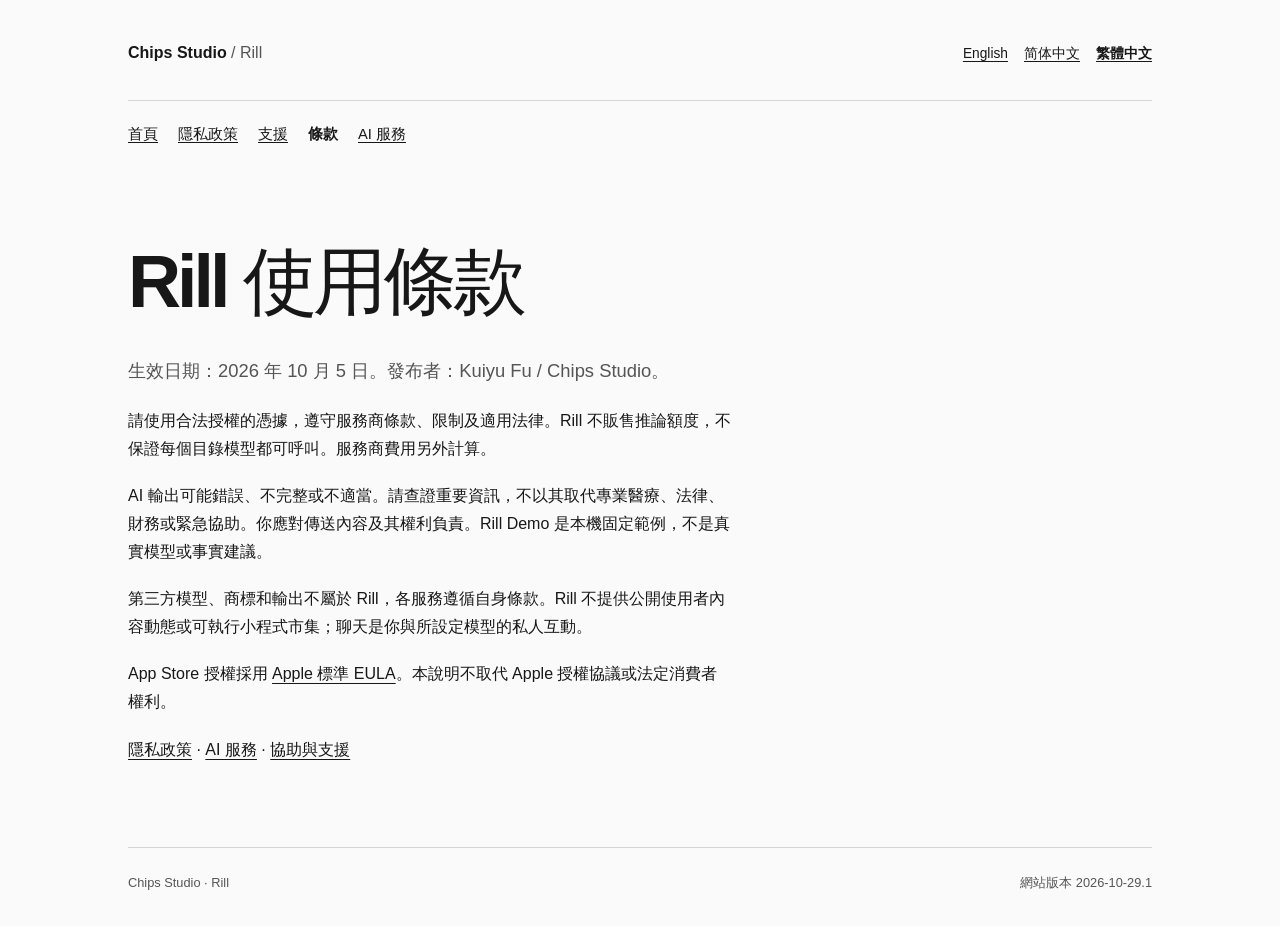
<file: docs/zh-Hant/terms.html>
<!doctype html>
<html lang="zh-Hant">
<head>
<meta charset="utf-8">
<meta name="viewport" content="width=device-width, initial-scale=1">
<meta name="color-scheme" content="light dark">
<meta name="referrer" content="no-referrer">
<meta name="site-edition" content="2026-10-29.1">
<title>條款 · Rill · Chips Studio</title>
<link rel="canonical" href="https://ka1y0.github.io/Project_Rill/zh-Hant/terms.html">
<link rel="stylesheet" href="../assets/site.css">
</head>
<body>
<a class="skip" href="#content">跳至正文</a>
<div class="shell">
<header><a class="brand" href="index.html">Chips Studio <span>/ Rill</span></a>
<nav class="languages" aria-label="語言"><a lang="en" hreflang="en" href="../terms.html">English</a><a lang="zh-Hans" hreflang="zh-Hans" href="../zh-Hans/terms.html">简体中文</a><a lang="zh-Hant" hreflang="zh-Hant" href="../zh-Hant/terms.html" aria-current="page">繁體中文</a></nav></header>
<nav class="pages" aria-label="Rill"><a href="index.html">首頁</a><a href="privacy.html">隱私政策</a><a href="support.html">支援</a><a href="terms.html" aria-current="page">條款</a><a href="ai-services.html">AI 服務</a></nav>
<main id="content" tabindex="-1"><article><h1>Rill 使用條款</h1>
<p>生效日期：2026 年 10 月 5 日。發布者：Kuiyu Fu / Chips Studio。</p>
<p>請使用合法授權的憑據，遵守服務商條款、限制及適用法律。Rill 不販售推論額度，不保證每個目錄模型都可呼叫。服務商費用另外計算。</p>
<p>AI 輸出可能錯誤、不完整或不適當。請查證重要資訊，不以其取代專業醫療、法律、財務或緊急協助。你應對傳送內容及其權利負責。Rill Demo 是本機固定範例，不是真實模型或事實建議。</p>
<p>第三方模型、商標和輸出不屬於 Rill，各服務遵循自身條款。Rill 不提供公開使用者內容動態或可執行小程式市集；聊天是你與所設定模型的私人互動。</p>
<p>App Store 授權採用 <a href="https://www.apple.com/legal/internet-services/itunes/dev/stdeula/">Apple 標準 EULA</a>。本說明不取代 Apple 授權協議或法定消費者權利。</p>
<p><a href="privacy.html">隱私政策</a> · <a href="ai-services.html">AI 服務</a> · <a href="support.html">協助與支援</a></p></article></main>
<footer><span>Chips Studio · Rill</span><span>網站版本 2026-10-29.1</span></footer>
</div>
</body>
</html>
</file>
<file: docs/assets/site.css>
/* System typography, monochrome palette, no remote assets. */
:root{color-scheme:light dark;--bg:#fafafa;--fg:#171717;--muted:#555;--line:#d5d5d5;--surface:#f0f0f0}
@media(prefers-color-scheme:dark){:root{--bg:#111;--fg:#f3f3f3;--muted:#b9b9b9;--line:#414141;--surface:#202020}}
*{box-sizing:border-box}html{font-size:100%;scroll-padding-top:2rem}body{margin:0;background:var(--bg);color:var(--fg);font-family:-apple-system,BlinkMacSystemFont,"Segoe UI",sans-serif;line-height:1.75;-webkit-text-size-adjust:100%}.shell{max-width:72rem;margin:auto;padding:0 clamp(1.25rem,5vw,4rem)}a{color:inherit;text-decoration-thickness:1px;text-underline-offset:.22em;overflow-wrap:anywhere}a:hover{text-decoration-thickness:2px}a:focus-visible,main:focus-visible{outline:2px solid currentColor;outline-offset:5px;border-radius:2px}.skip{position:absolute;left:1rem;top:-8rem;padding:.6rem 1rem;background:var(--fg);color:var(--bg);z-index:1}.skip:focus{top:1rem}header{padding:2rem 0 1.5rem;display:flex;align-items:baseline;justify-content:space-between;gap:1rem;flex-wrap:wrap;border-bottom:1px solid var(--line)}.brand{font-size:1rem;font-weight:650;text-decoration:none}.brand span{font-weight:400;color:var(--muted)}nav{display:flex;gap:.5rem 1.25rem;flex-wrap:wrap}nav a{min-height:2.75rem;display:inline-flex;align-items:center}.languages{font-size:.86rem;gap:0 1rem}.languages [aria-current]{font-weight:650}.pages{font-size:.92rem;padding:.75rem 0}.pages [aria-current]{font-weight:650;text-decoration:none}main{min-height:55vh;padding:clamp(1.5rem,6vw,4.5rem) 0 4rem;max-width:48rem}article{max-width:68ch}h1{font-size:clamp(2.1rem,7vw,4.6rem);font-weight:550;letter-spacing:-.055em;line-height:1.12;margin:0 0 2rem;overflow-wrap:anywhere}h2{font-size:1.35rem;line-height:1.35;font-weight:600;margin:2.7rem 0 .75rem;letter-spacing:-.018em}h3{font-size:1.06rem;margin:2rem 0 .5rem}p,li{overflow-wrap:anywhere}p{margin:0 0 1.2rem}h1+p{font-size:1.15rem;color:var(--muted)}ul{padding-left:1.3rem}li{padding-left:.2rem;margin:.55rem 0}code{font-family:ui-monospace,Menlo,monospace;font-size:.88em;background:var(--surface);padding:.1em .25em;overflow-wrap:anywhere}.notice{border-left:3px solid var(--fg);background:var(--surface);padding:.8rem 1rem;margin:0 0 2rem;font-weight:600}footer{border-top:1px solid var(--line);padding:1.5rem 0 2rem;display:flex;gap:.75rem 2rem;flex-wrap:wrap;justify-content:space-between;font-size:.8rem;color:var(--muted)}@media(max-width:400px){header{display:block}.languages{margin-top:.75rem}h1{letter-spacing:-.035em}}@media print{header,.pages,.skip,footer{display:none}main{max-width:none;padding:0}body{background:white;color:black}a{color:black}}
</file>
